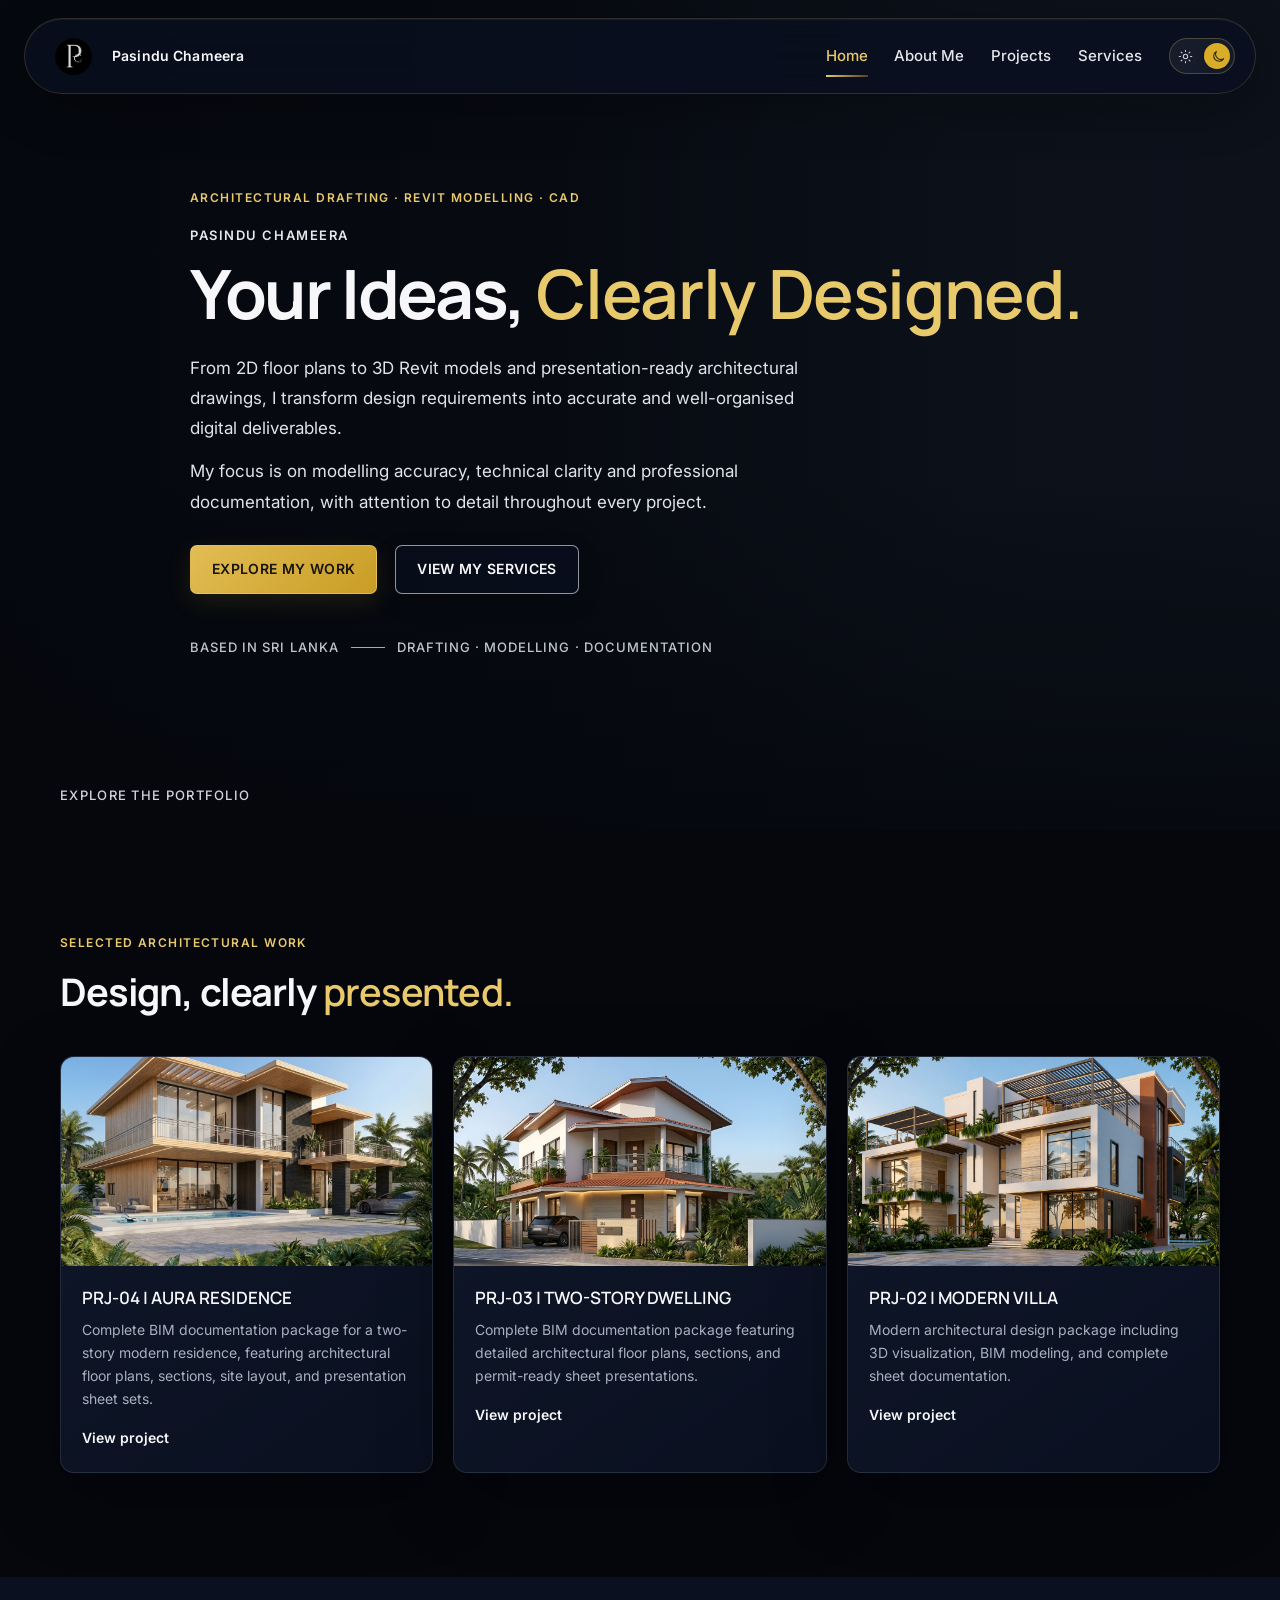
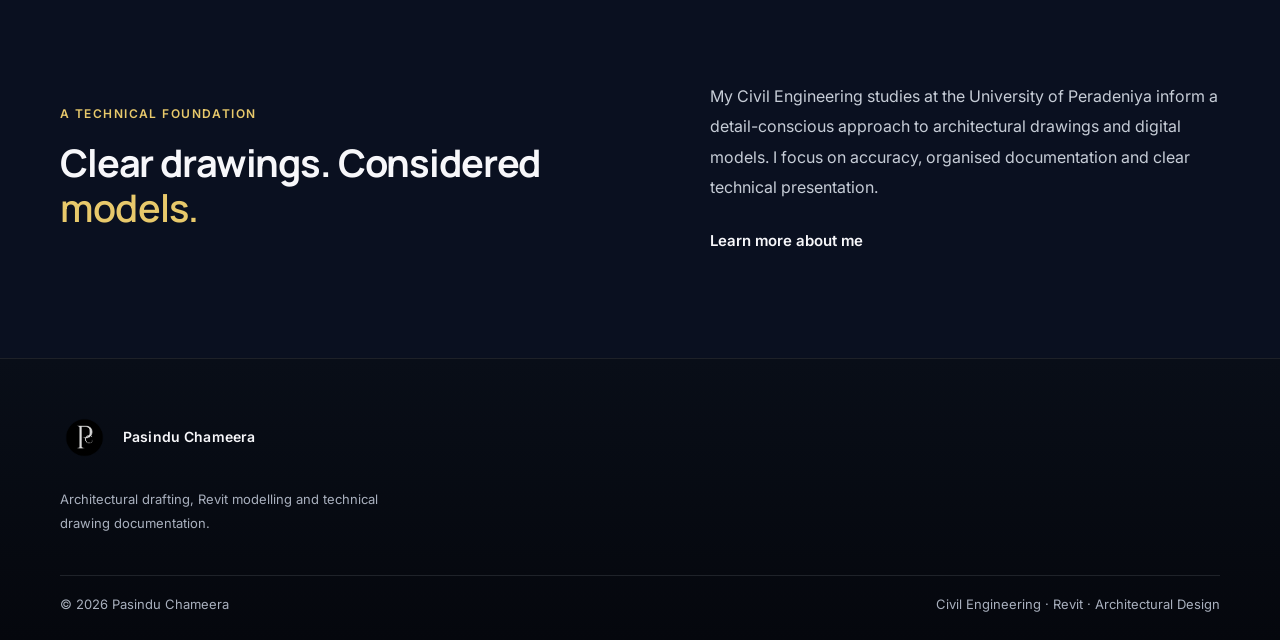
<file: index.html>
<!doctype html>
<html lang="en">
<head>
  <meta charset="utf-8">
  <meta name="viewport" content="width=device-width, initial-scale=1">
  <meta name="theme-color" content="#05070D">

  <script>
    (function(){
      try {
        if(localStorage.getItem('portfolio-theme')==='light'){
          document.documentElement.dataset.theme='light';
          const m=document.querySelector('meta[name="theme-color"]');
          if(m)m.content='#F4F6F8';
        }
      } catch {}
    })();
  </script>

  <meta name="description" content="Architectural drafting, Revit modelling and technical drawing documentation by Pasindu Chameera.">

  <title>Revit & CAD Portfolio | Pasindu Chameera</title>

  <link rel="preconnect" href="https://images.unsplash.com">
  <link rel="preconnect" href="https://fonts.googleapis.com">
  <link rel="preconnect" href="https://fonts.gstatic.com" crossorigin>

  <link href="https://fonts.googleapis.com/css2?family=Inter:wght@400;500;600&family=Manrope:wght@600;700&display=swap" rel="stylesheet">

  <link rel="icon" href="favicon.svg" type="image/svg+xml">
  <link rel="icon" href="favicon.ico" sizes="any">
  <link rel="icon" type="image/png" sizes="48x48" href="favicon-48x48.png">
  <link rel="apple-touch-icon" sizes="180x180" href="apple-touch-icon.png">
  <link rel="icon" type="image/png" sizes="192x192" href="android-chrome-192x192.png">

  <link rel="stylesheet" href="styles.css">

  <script src="script.js" defer></script>
  <script src="assets/projects/projects.js" defer></script>
</head>

<body>

  <a class="skip-link" href="#main">Skip to content</a>

  <!-- HEADER -->
  <header class="site-header">

    <a class="brand" href="index.html" aria-label="Pasindu Chameera home">
      <img src="pc-monogram.png" alt="" class="brand-mark">
      <span><strong>Pasindu Chameera</strong></span>
    </a>

    <button class="menu-toggle" type="button"
      aria-expanded="false"
      aria-controls="primary-nav"
      aria-label="Open navigation">
      <span></span>
      <span></span>
    </button>

    <nav class="primary-nav" id="primary-nav" aria-label="Main navigation">

      <a href="index.html" aria-current="page">Home</a>
      <a href="about.html">About Me</a>
      <a href="projects.html">Projects</a>
      <a href="services.html">Services</a>

      <button class="theme-toggle" type="button"
        data-theme-toggle
        aria-label="Switch to light theme"
        aria-pressed="false">

        <svg class="theme-icon theme-icon-sun"
          viewBox="0 0 24 24" aria-hidden="true">
          <circle cx="12" cy="12" r="3.5"></circle>
          <path d="M12 2v2m0 16v2M4.93 4.93l1.42 1.42m11.3 11.3 1.42 1.42M2 12h2m16 0h2M4.93 19.07l1.42-1.42m11.3-11.3 1.42-1.42"></path>
        </svg>

        <svg class="theme-icon theme-icon-moon"
          viewBox="0 0 24 24" aria-hidden="true">
          <path d="M20.2 15.4A8.5 8.5 0 0 1 8.6 3.8 8.5 8.5 0 1 0 20.2 15.4Z"></path>
        </svg>

        <span class="theme-toggle-thumb" aria-hidden="true"></span>

      </button>

    </nav>
  </header>


  <!-- MAIN CONTENT -->
  <main id="main">

    <!-- HERO SECTION -->
    <section class="home-hero" aria-labelledby="hero-title">

      <div class="hero-shade" aria-hidden="true"></div>

      <div class="hero-content page-width">

        <div class="hero-copy">

          <p class="eyebrow">
            Architectural Drafting · Revit Modelling · CAD
          </p>

          <p class="hero-name">Pasindu Chameera</p>

          <h1 id="hero-title">
            Your Ideas, <em>Clearly Designed.</em>
          </h1>

          <p class="hero-intro">
            From 2D floor plans to 3D Revit models and
            presentation-ready architectural drawings,
            I transform design requirements into accurate
            and well-organised digital deliverables.
          </p>

          <p class="hero-intro hero-intro-followup">
            My focus is on modelling accuracy, technical
            clarity and professional documentation, with
            attention to detail throughout every project.
          </p>

          <div class="hero-actions">
            <a class="button button-bronze" href="projects.html">
              Explore My Work
            </a>

            <a class="button button-quiet" href="services.html">
              View My Services
            </a>
          </div>

          <div class="hero-meta">
            <span>Based in Sri Lanka</span>
            <span class="meta-rule"></span>
            <span>Drafting · Modelling · Documentation</span>
          </div>

        </div>
      </div>

      <a class="hero-scroll" href="#featured">
        Explore the portfolio
      </a>

    </section>


    <!-- FEATURED PROJECTS -->
    <section class="section section-featured" id="featured">

      <div class="page-width">

        <div class="section-heading">
          <div>
            <p class="eyebrow">Selected architectural work</p>
            <h2>Design, clearly <em>presented.</em></h2>
          </div>
        </div>

        <div class="feature-grid"
          data-featured-project-grid
          aria-label="Featured projects">
        </div>

      </div>
    </section>


    <!-- ABOUT PREVIEW -->
    <section class="home-about section section-soft">

      <div class="page-width home-about-inner">

        <div>
          <p class="eyebrow">A technical foundation</p>
          <h2>Clear drawings. Considered <em>models.</em></h2>
        </div>

        <div>

          <p class="body-copy">
            My Civil Engineering studies at the University
            of Peradeniya inform a detail-conscious approach
            to architectural drawings and digital models.
            I focus on accuracy, organised documentation
            and clear technical presentation.
          </p>

          <a class="text-link" href="about.html">
            Learn more about me
          </a>

        </div>
      </div>
    </section>

  </main>


  <!-- CLEAN FOOTER - NO CONTACT OR SOCIAL LINKS -->
  <footer class="site-footer">

    <div class="page-width">

      <div class="footer-main">

        <div>

          <a class="brand footer-brand"
            href="index.html"
            aria-label="Pasindu Chameera home">

            <img src="pc-monogram.png" alt="" class="brand-mark">

            <span><strong>Pasindu Chameera</strong></span>

          </a>

          <p class="footer-description">
            Architectural drafting, Revit modelling and
            technical drawing documentation.
          </p>

        </div>

      </div>

      <div class="footer-bottom">

        <p>
          © <span id="year"></span> Pasindu Chameera
        </p>

        <p>
          Civil Engineering · Revit · Architectural Design
        </p>

      </div>

    </div>

  </footer>

</body>
</html>
</file>
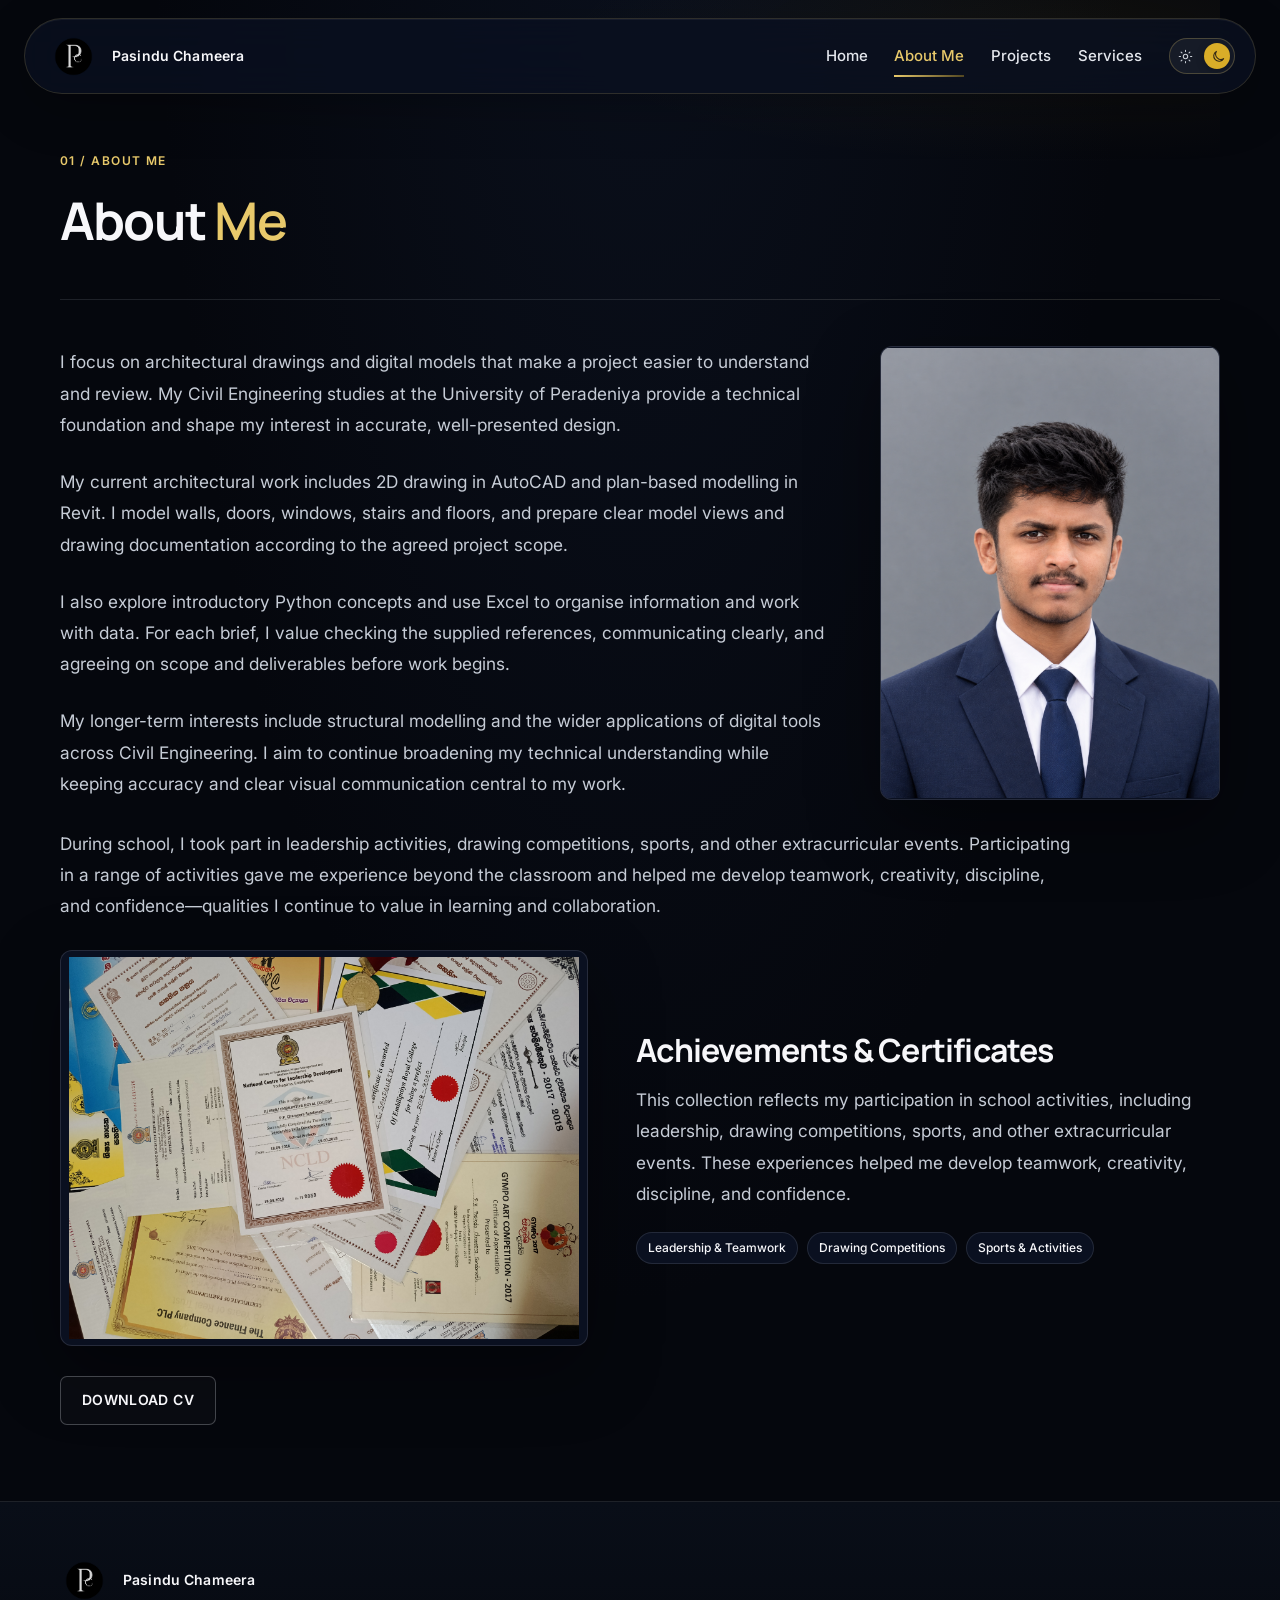
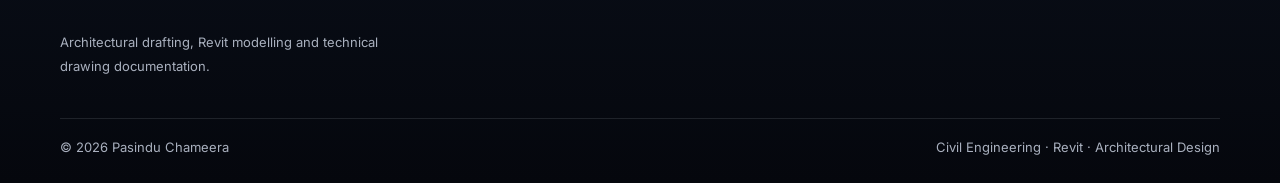
<file: about.html>
<!doctype html>
<html lang="en">
<head>
  <meta charset="utf-8">
  <meta name="viewport" content="width=device-width, initial-scale=1">
  <meta name="theme-color" content="#05070D">

  <script>
    (function(){
      try {
        if(localStorage.getItem('portfolio-theme')==='light'){
          document.documentElement.dataset.theme='light';
          const m=document.querySelector('meta[name="theme-color"]');
          if(m)m.content='#F4F6F8';
        }
      } catch {}
    })();
  </script>

  <meta name="description" content="About Pasindu Chameera, Civil Engineering undergraduate specialising in architectural drafting, Revit modelling and technical drawing documentation.">

  <title>About Me | Pasindu Chameera</title>

  <link rel="preconnect" href="https://fonts.googleapis.com">
  <link rel="preconnect" href="https://fonts.gstatic.com" crossorigin>
  <link href="https://fonts.googleapis.com/css2?family=Inter:wght@400;500;600&family=Manrope:wght@600;700&display=swap" rel="stylesheet">

  <link rel="icon" href="favicon.svg" type="image/svg+xml">
  <link rel="icon" href="favicon.ico" sizes="any">
  <link rel="icon" type="image/png" sizes="48x48" href="favicon-48x48.png">
  <link rel="apple-touch-icon" sizes="180x180" href="apple-touch-icon.png">
  <link rel="icon" type="image/png" sizes="192x192" href="android-chrome-192x192.png">

  <link rel="stylesheet" href="styles.css">
  <script src="script.js" defer></script>
</head>

<body>

  <a class="skip-link" href="#main">Skip to content</a>

  <!-- HEADER -->
  <header class="site-header">

    <a class="brand" href="index.html" aria-label="Pasindu Chameera home">
      <img src="pc-monogram.png" alt="" class="brand-mark">
      <span><strong>Pasindu Chameera</strong></span>
    </a>

    <button class="menu-toggle" type="button"
      aria-expanded="false"
      aria-controls="primary-nav"
      aria-label="Open navigation">
      <span></span>
      <span></span>
    </button>

    <nav class="primary-nav" id="primary-nav" aria-label="Main navigation">

      <a href="index.html">Home</a>
      <a href="about.html" aria-current="page">About Me</a>
      <a href="projects.html">Projects</a>
      <a href="services.html">Services</a>

      <button class="theme-toggle" type="button"
        data-theme-toggle
        aria-label="Switch to light theme"
        aria-pressed="false">

        <svg class="theme-icon theme-icon-sun" viewBox="0 0 24 24" aria-hidden="true">
          <circle cx="12" cy="12" r="3.5"></circle>
          <path d="M12 2v2m0 16v2M4.93 4.93l1.42 1.42m11.3 11.3 1.42 1.42M2 12h2m16 0h2M4.93 19.07l1.42-1.42m11.3-11.3 1.42-1.42"></path>
        </svg>

        <svg class="theme-icon theme-icon-moon" viewBox="0 0 24 24" aria-hidden="true">
          <path d="M20.2 15.4A8.5 8.5 0 0 1 8.6 3.8 8.5 8.5 0 1 0 20.2 15.4Z"></path>
        </svg>

        <span class="theme-toggle-thumb" aria-hidden="true"></span>

      </button>

    </nav>
  </header>


  <!-- MAIN CONTENT -->
  <main id="main">

    <section class="page-hero page-width about-page-hero">
      <p class="eyebrow">01 / About Me</p>
      <h1>About <em>Me</em></h1>
    </section>


    <section class="section section-about">

      <div class="page-width">

        <article class="about-article">

          <div class="about-copy about-copy-intro">

            <p class="body-copy">
              I focus on architectural drawings and digital models
              that make a project easier to understand and review.
              My Civil Engineering studies at the University of
              Peradeniya provide a technical foundation and shape
              my interest in accurate, well-presented design.
            </p>

            <p class="body-copy">
              My current architectural work includes 2D drawing
              in AutoCAD and plan-based modelling in Revit.
              I model walls, doors, windows, stairs and floors,
              and prepare clear model views and drawing
              documentation according to the agreed project scope.
            </p>

            <p class="body-copy">
              I also explore introductory Python concepts and
              use Excel to organise information and work with data.
              For each brief, I value checking the supplied references,
              communicating clearly, and agreeing on scope and
              deliverables before work begins.
            </p>

            <p class="body-copy">
              My longer-term interests include structural modelling
              and the wider applications of digital tools across
              Civil Engineering. I aim to continue broadening my
              technical understanding while keeping accuracy and
              clear visual communication central to my work.
            </p>

          </div>


          <figure class="profile-frame">
            <img src="assets/pasindu-profile.png"
              alt="Portrait of Pasindu Chameera"
              loading="lazy">
          </figure>


          <div class="about-copy about-copy-middle">

            <p class="body-copy">
              During school, I took part in leadership activities,
              drawing competitions, sports, and other extracurricular
              events. Participating in a range of activities gave me
              experience beyond the classroom and helped me develop
              teamwork, creativity, discipline, and confidence—qualities
              I continue to value in learning and collaboration.
            </p>

          </div>


          <div class="about-certificate-section">

            <figure class="certificate-frame">
              <img src="assets/certificate-collection.jpg"
                alt="Photograph of Pasindu’s school certificates and participation documents"
                loading="lazy">
            </figure>

            <div class="about-certificate-copy">

              <h2>Achievements &amp; Certificates</h2>

              <p class="body-copy">
                This collection reflects my participation in school
                activities, including leadership, drawing competitions,
                sports, and other extracurricular events. These
                experiences helped me develop teamwork, creativity,
                discipline, and confidence.
              </p>

              <ul class="certificate-highlights" aria-label="School activities">
                <li>Leadership &amp; Teamwork</li>
                <li>Drawing Competitions</li>
                <li>Sports &amp; Activities</li>
              </ul>

            </div>
          </div>


          <div class="about-actions">
            <a class="button button-outline"
              href="Pasindu_Chameera_CV.pdf"
              download="Pasindu_Chameera_CV.pdf">
              Download CV
            </a>
          </div>

        </article>

      </div>
    </section>

  </main>


  <!-- CLEAN FOOTER -->
  <footer class="site-footer">

    <div class="page-width">

      <div class="footer-main">

        <div>

          <a class="brand footer-brand"
            href="index.html"
            aria-label="Pasindu Chameera home">

            <img src="pc-monogram.png" alt="" class="brand-mark">
            <span><strong>Pasindu Chameera</strong></span>

          </a>

          <p class="footer-description">
            Architectural drafting, Revit modelling and
            technical drawing documentation.
          </p>

        </div>

      </div>

      <div class="footer-bottom">

        <p>
          © <span id="year"></span> Pasindu Chameera
        </p>

        <p>
          Civil Engineering · Revit · Architectural Design
        </p>

      </div>

    </div>

  </footer>

</body>
</html>
</file>
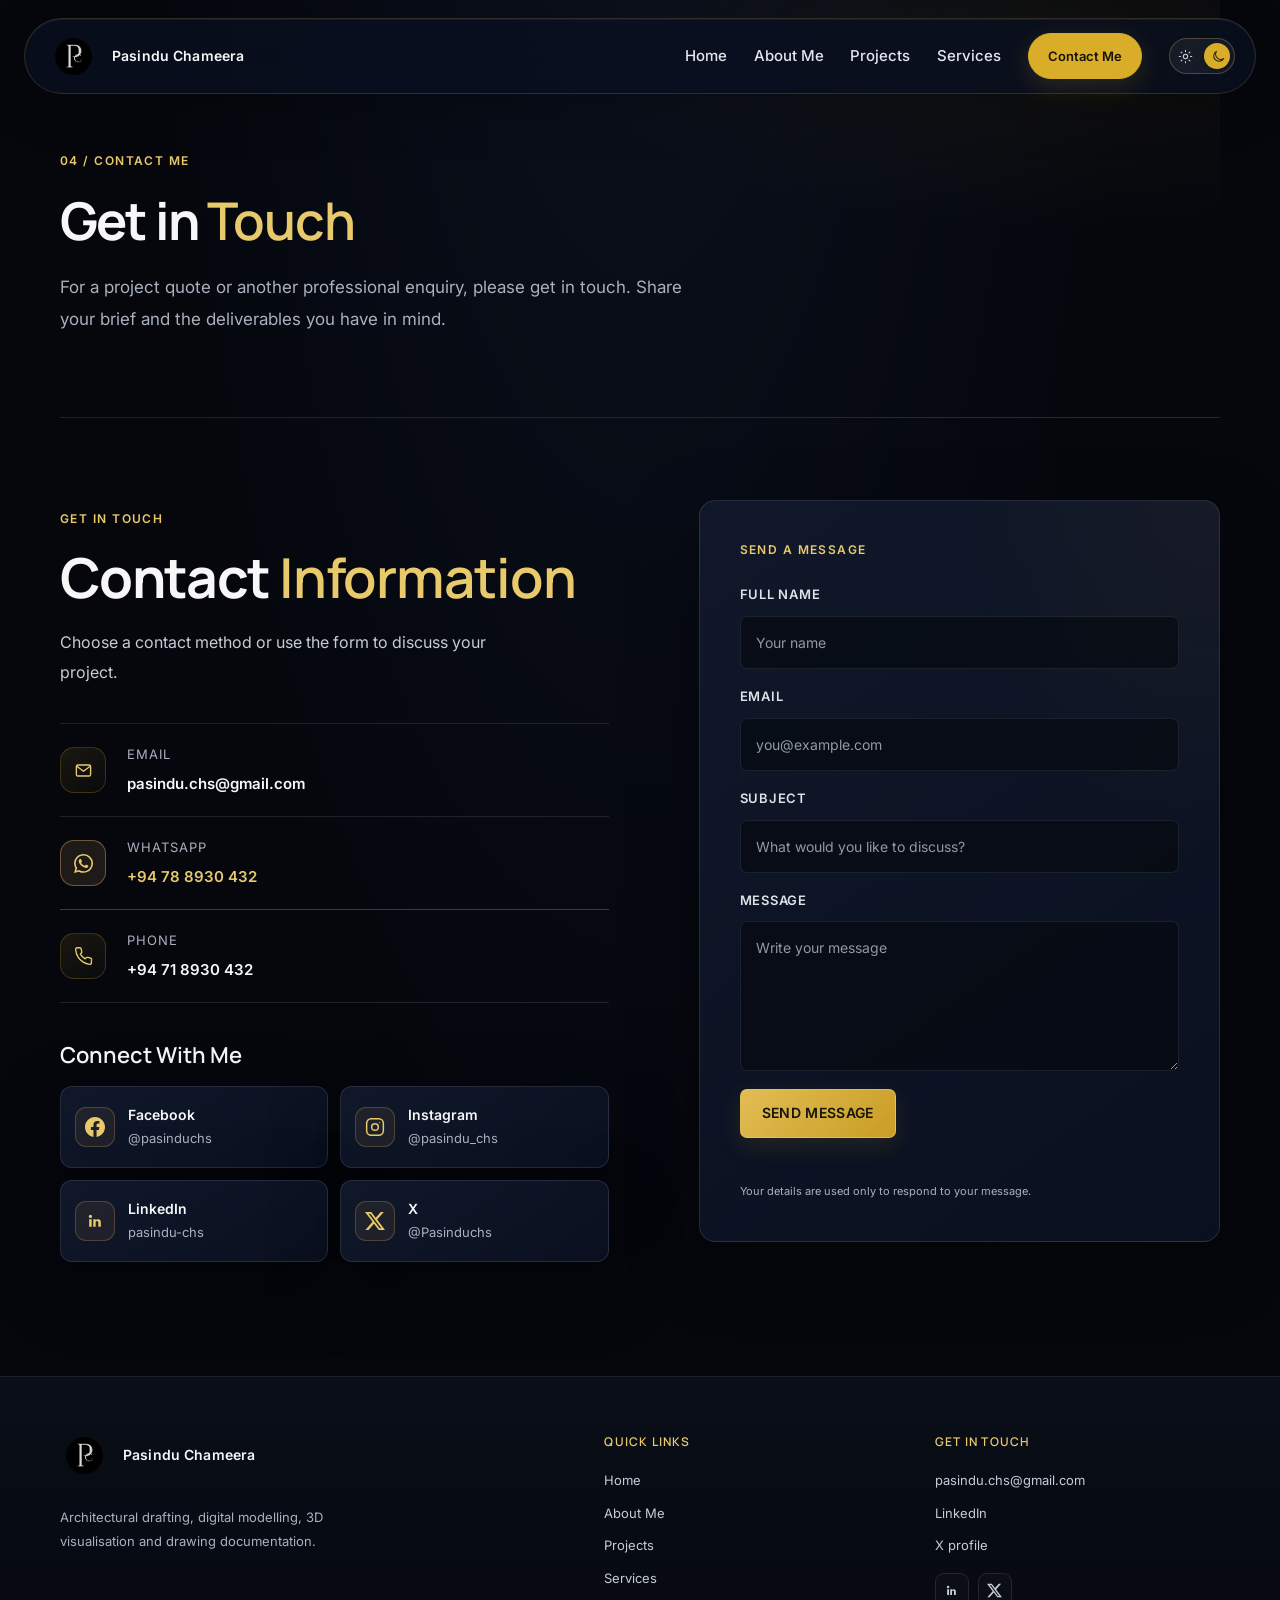
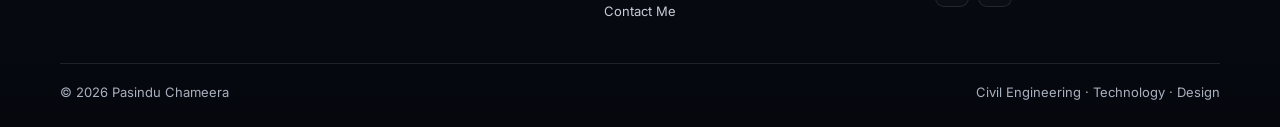
<file: contact.html>
<!doctype html>
<html lang="en"><head>
  <meta charset="utf-8"><meta name="viewport" content="width=device-width, initial-scale=1"><meta name="theme-color" content="#05070D"><script>(function(){try{if(localStorage.getItem('portfolio-theme')==='light'){document.documentElement.dataset.theme='light';const m=document.querySelector('meta[name="theme-color"]');if(m)m.content='#F4F6F8'}}catch{}})();</script>
  <meta name="description" content="Contact Pasindu Chameera about architectural drafting, digital modelling, project quotes, and professional connections."><title>Contact Me | Pasindu Chameera</title>
  <link rel="preconnect" href="https://fonts.googleapis.com"><link rel="preconnect" href="https://fonts.gstatic.com" crossorigin><link href="https://fonts.googleapis.com/css2?family=Inter:wght@400;500;600&family=Manrope:wght@600;700&display=swap" rel="stylesheet">
  <link rel="icon" href="favicon.svg" type="image/svg+xml">
  <link rel="icon" href="favicon.ico" sizes="any">
  <link rel="icon" type="image/png" sizes="48x48" href="favicon-48x48.png">
  <link rel="apple-touch-icon" sizes="180x180" href="apple-touch-icon.png">
  <link rel="icon" type="image/png" sizes="192x192" href="android-chrome-192x192.png">
  <link rel="stylesheet" href="styles.css"><script src="script.js" defer></script>
</head><body><a class="skip-link" href="#main">Skip to content</a>
  <header class="site-header"><a class="brand" href="index.html" aria-label="Pasindu Chameera home"><img src="pc-monogram.png" alt="" class="brand-mark"><span><strong>Pasindu Chameera</strong></span></a><button class="menu-toggle" type="button" aria-expanded="false" aria-controls="primary-nav" aria-label="Open navigation"><span></span><span></span></button><nav class="primary-nav" id="primary-nav" aria-label="Main navigation"><a href="index.html">Home</a><a href="about.html">About Me</a><a href="projects.html">Projects</a><a href="services.html">Services</a><a class="nav-contact" href="contact.html" aria-current="page">Contact Me</a><button class="theme-toggle" type="button" data-theme-toggle aria-label="Switch to light theme" aria-pressed="false">
  <svg class="theme-icon theme-icon-sun" viewBox="0 0 24 24" aria-hidden="true"><circle cx="12" cy="12" r="3.5"></circle><path d="M12 2v2m0 16v2M4.93 4.93l1.42 1.42m11.3 11.3 1.42 1.42M2 12h2m16 0h2M4.93 19.07l1.42-1.42m11.3-11.3 1.42-1.42"></path></svg>
  <svg class="theme-icon theme-icon-moon" viewBox="0 0 24 24" aria-hidden="true"><path d="M20.2 15.4A8.5 8.5 0 0 1 8.6 3.8 8.5 8.5 0 1 0 20.2 15.4Z"></path></svg>
  <span class="theme-toggle-thumb" aria-hidden="true"></span>
</button></nav></header>
  <main id="main"><section class="page-hero page-width"><p class="eyebrow">04 / Contact Me</p><h1>Get in <em>Touch</em></h1><p class="page-lead">For a project quote or another professional enquiry, please get in touch. Share your brief and the deliverables you have in mind.</p></section>
    <section class="section contact-section"><div class="page-width contact-layout"><div class="contact-information"><p class="eyebrow">Get in touch</p><h2>Contact <em>Information</em></h2><p class="body-copy">Choose a contact method or use the form to discuss your project.</p>
      <div class="contact-list">
        <a class="contact-row" href="mailto:pasindu.chs@gmail.com"><span class="contact-icon" aria-hidden="true"><svg viewBox="0 0 24 24"><rect x="3" y="5" width="18" height="14" rx="2"></rect><path d="m4 7 8 6 8-6"></path></svg></span><span><small>Email</small><strong>pasindu.chs@gmail.com</strong></span></a>
        <a class="contact-row whatsapp-primary" href="https://wa.me/94788930432" target="_blank" rel="noopener noreferrer" aria-label="Message Pasindu on WhatsApp at +94 78 8930 432"><span class="contact-icon whatsapp-icon" aria-hidden="true"><svg viewBox="0 0 24 24"><path d="M20.52 3.48A11.86 11.86 0 0 0 12.08 0C5.5 0 .15 5.35.15 11.93c0 2.1.55 4.16 1.59 5.97L0 24l6.25-1.64a11.9 11.9 0 0 0 5.82 1.48h.01c6.58 0 11.93-5.35 11.93-11.93a11.86 11.86 0 0 0-3.49-8.43ZM12.08 21.8a9.88 9.88 0 0 1-5.03-1.37l-.36-.21-3.71.97.99-3.61-.23-.37a9.88 9.88 0 0 1-1.52-5.28c0-5.45 4.43-9.88 9.88-9.88a9.82 9.82 0 0 1 6.99 2.9 9.82 9.82 0 0 1 2.89 6.99c0 5.45-4.43 9.88-9.89 9.88Zm5.42-7.4c-.3-.15-1.76-.87-2.03-.97-.27-.1-.47-.15-.67.15-.2.3-.77.97-.95 1.17-.18.2-.35.22-.65.07-.3-.15-1.26-.46-2.4-1.47-.89-.8-1.49-1.78-1.67-2.08-.17-.3-.02-.46.13-.61.13-.13.3-.35.45-.52.15-.18.2-.3.3-.5.1-.2.05-.38-.03-.53-.08-.15-.67-1.62-.92-2.22-.24-.58-.49-.5-.67-.51h-.57c-.2 0-.52.08-.79.38-.27.3-1.04 1.02-1.04 2.49s1.07 2.89 1.22 3.09c.15.2 2.1 3.2 5.09 4.49.71.31 1.27.5 1.7.64.71.23 1.36.2 1.87.12.57-.09 1.76-.72 2.01-1.42.25-.7.25-1.29.17-1.42-.07-.12-.27-.2-.57-.35Z"></path></svg></span><span><small>WhatsApp</small><strong>+94 78 8930 432</strong></span></a>
        <a class="contact-row phone-contact" href="tel:+94718930432" aria-label="Call Pasindu at +94 71 8930 432"><span class="contact-icon" aria-hidden="true"><svg viewBox="0 0 24 24"><path d="M22 16.92v3a2 2 0 0 1-2.18 2A19.8 19.8 0 0 1 11.2 18.8a19.5 19.5 0 0 1-6-6A19.8 19.8 0 0 1 2.1 3.18 2 2 0 0 1 4.09 1h3a2 2 0 0 1 2 1.72c.12.96.36 1.9.7 2.8a2 2 0 0 1-.45 2.11L8.07 8.9a16 16 0 0 0 6 6l1.27-1.27a2 2 0 0 1 2.11-.45c.9.34 1.84.58 2.8.7A2 2 0 0 1 22 16.92Z"></path></svg></span><span><small>Phone</small><strong>+94 71 8930 432</strong></span></a>
      </div>
      <section class="social-profiles" aria-labelledby="social-profiles-title"><h3 id="social-profiles-title">Connect With Me</h3><div class="social-grid">
        <a class="social-card" href="https://www.facebook.com/pasinduchs" target="_blank" rel="noopener noreferrer" aria-label="Facebook profile, @pasinduchs"><span class="social-card-icon" aria-hidden="true"><svg viewBox="0 0 24 24"><path d="M24 12.073C24 5.405 18.627 0 12 0S0 5.405 0 12.073c0 6.019 4.388 11.001 10.125 11.854v-8.385H7.078v-3.469h3.047V9.43c0-3.022 1.791-4.695 4.533-4.695 1.312 0 2.686.236 2.686.236v2.953h-1.513c-1.491 0-1.956.931-1.956 1.887v2.262h3.328l-.532 3.469h-2.796v8.385C19.612 23.074 24 18.092 24 12.073Z"></path></svg></span><span class="social-card-copy"><strong>Facebook</strong><span>@pasinduchs</span></span></a>
        <a class="social-card" href="https://www.instagram.com/pasindu_chs" target="_blank" rel="noopener noreferrer" aria-label="Instagram profile, @pasindu_chs"><span class="social-card-icon" aria-hidden="true"><svg viewBox="0 0 24 24"><path class="icon-outline" d="M7.5 2h9A5.5 5.5 0 0 1 22 7.5v9a5.5 5.5 0 0 1-5.5 5.5h-9A5.5 5.5 0 0 1 2 16.5v-9A5.5 5.5 0 0 1 7.5 2Z"></path><circle class="icon-outline" cx="12" cy="12" r="4"></circle><circle cx="17.6" cy="6.7" r=".8" fill="currentColor" stroke="none"></circle></svg></span><span class="social-card-copy"><strong>Instagram</strong><span>@pasindu_chs</span></span></a>
        <a class="social-card" href="https://www.linkedin.com/in/pasindu-chs" target="_blank" rel="noopener noreferrer" aria-label="LinkedIn profile, pasindu-chs"><span class="social-card-icon" aria-hidden="true"><svg viewBox="0 0 24 24"><path d="M6.5 8.5a2 2 0 1 0 0-4 2 2 0 0 0 0 4ZM5 10h3v9H5zM10 10h2.9v1.2c.5-.8 1.5-1.4 2.9-1.4 2.7 0 3.2 1.8 3.2 4.1V19h-3v-4.5c0-1.1 0-2.4-1.5-2.4s-1.7 1.2-1.7 2.3V19h-3z"></path></svg></span><span class="social-card-copy"><strong>LinkedIn</strong><span>pasindu-chs</span></span></a>
        <a class="social-card" href="https://x.com/Pasinduchs" target="_blank" rel="noopener noreferrer" aria-label="X profile, @Pasinduchs"><span class="social-card-icon" aria-hidden="true"><svg viewBox="0 0 24 24"><path d="M18.901 1.153h3.68l-8.04 9.19L24 22.847h-7.406l-5.8-7.584-6.64 7.584H.47l8.6-9.83L0 1.154h7.594l5.243 6.93 6.064-6.93Zm-1.29 19.49h2.039L6.486 3.26h-2.19l13.315 17.383Z"></path></svg></span><span class="social-card-copy"><strong>X</strong><span>@Pasinduchs</span></span></a>
      </div></section>
    </div><form class="contact-form" id="contact-form" method="post" action="https://formspree.io/f/mjygreng" aria-describedby="form-status"><p class="eyebrow">Send a message</p><label for="contact-name">Full name</label><input id="contact-name" name="name" autocomplete="name" placeholder="Your name" required><label for="contact-email">Email</label><input id="contact-email" name="email" type="email" autocomplete="email" placeholder="you@example.com" required><label for="contact-subject">Subject</label><input id="contact-subject" name="_subject" placeholder="What would you like to discuss?" required><label for="contact-message">Message</label><textarea id="contact-message" name="message" rows="5" placeholder="Write your message" required></textarea><button class="button button-bronze" type="submit"><span class="button-label">Send Message</span><span class="button-spinner" aria-hidden="true"></span></button><p class="form-status" id="form-status" role="status" aria-live="polite"></p><p class="form-privacy">Your details are used only to respond to your message.</p></form></div></section></main>
  <footer class="site-footer"><div class="page-width"><div class="footer-main">
  <div><a class="brand footer-brand" href="index.html" aria-label="Pasindu Chameera home"><img src="pc-monogram.png" alt="" class="brand-mark"><span><strong>Pasindu Chameera</strong></span></a><p class="footer-description">Architectural drafting, digital modelling, 3D visualisation and drawing documentation.</p></div>
  <div class="footer-col"><h2>Quick links</h2><nav class="footer-links" aria-label="Footer navigation"><a href="index.html">Home</a><a href="about.html">About Me</a><a href="projects.html">Projects</a><a href="services.html">Services</a><a href="contact.html">Contact Me</a></nav></div>
  <div class="footer-col"><h2>Get in touch</h2><div class="footer-contact"><a href="mailto:pasindu.chs@gmail.com">pasindu.chs@gmail.com</a><a href="https://www.linkedin.com/in/pasindu-chs" target="_blank" rel="noopener noreferrer">LinkedIn</a><a href="https://x.com/Pasinduchs" target="_blank" rel="noopener noreferrer">X profile</a></div><div class="social-links"><a href="https://www.linkedin.com/in/pasindu-chs" target="_blank" rel="noopener noreferrer" aria-label="LinkedIn profile"><svg class="footer-brand-icon" viewBox="0 0 24 24" aria-hidden="true"><path d="M6.5 8.5a2 2 0 1 0 0-4 2 2 0 0 0 0 4ZM5 10h3v9H5zM10 10h2.9v1.2c.5-.8 1.5-1.4 2.9-1.4 2.7 0 3.2 1.8 3.2 4.1V19h-3v-4.5c0-1.1 0-2.4-1.5-2.4s-1.7 1.2-1.7 2.3V19h-3z"></path></svg></a><a href="https://x.com/Pasinduchs" target="_blank" rel="noopener noreferrer" aria-label="X profile"><svg class="footer-brand-icon" viewBox="0 0 24 24" aria-hidden="true"><path d="M18.901 1.153h3.68l-8.04 9.19L24 22.847h-7.406l-5.8-7.584-6.64 7.584H.47l8.6-9.83L0 1.154h7.594l5.243 6.93 6.064-6.93Zm-1.29 19.49h2.039L6.486 3.26h-2.19l13.315 17.383Z"></path></svg></a></div></div>
</div><div class="footer-bottom"><p>© <span id="year"></span> Pasindu Chameera</p><p>Civil Engineering · Technology · Design</p></div></div></footer>
</body></html>
</file>
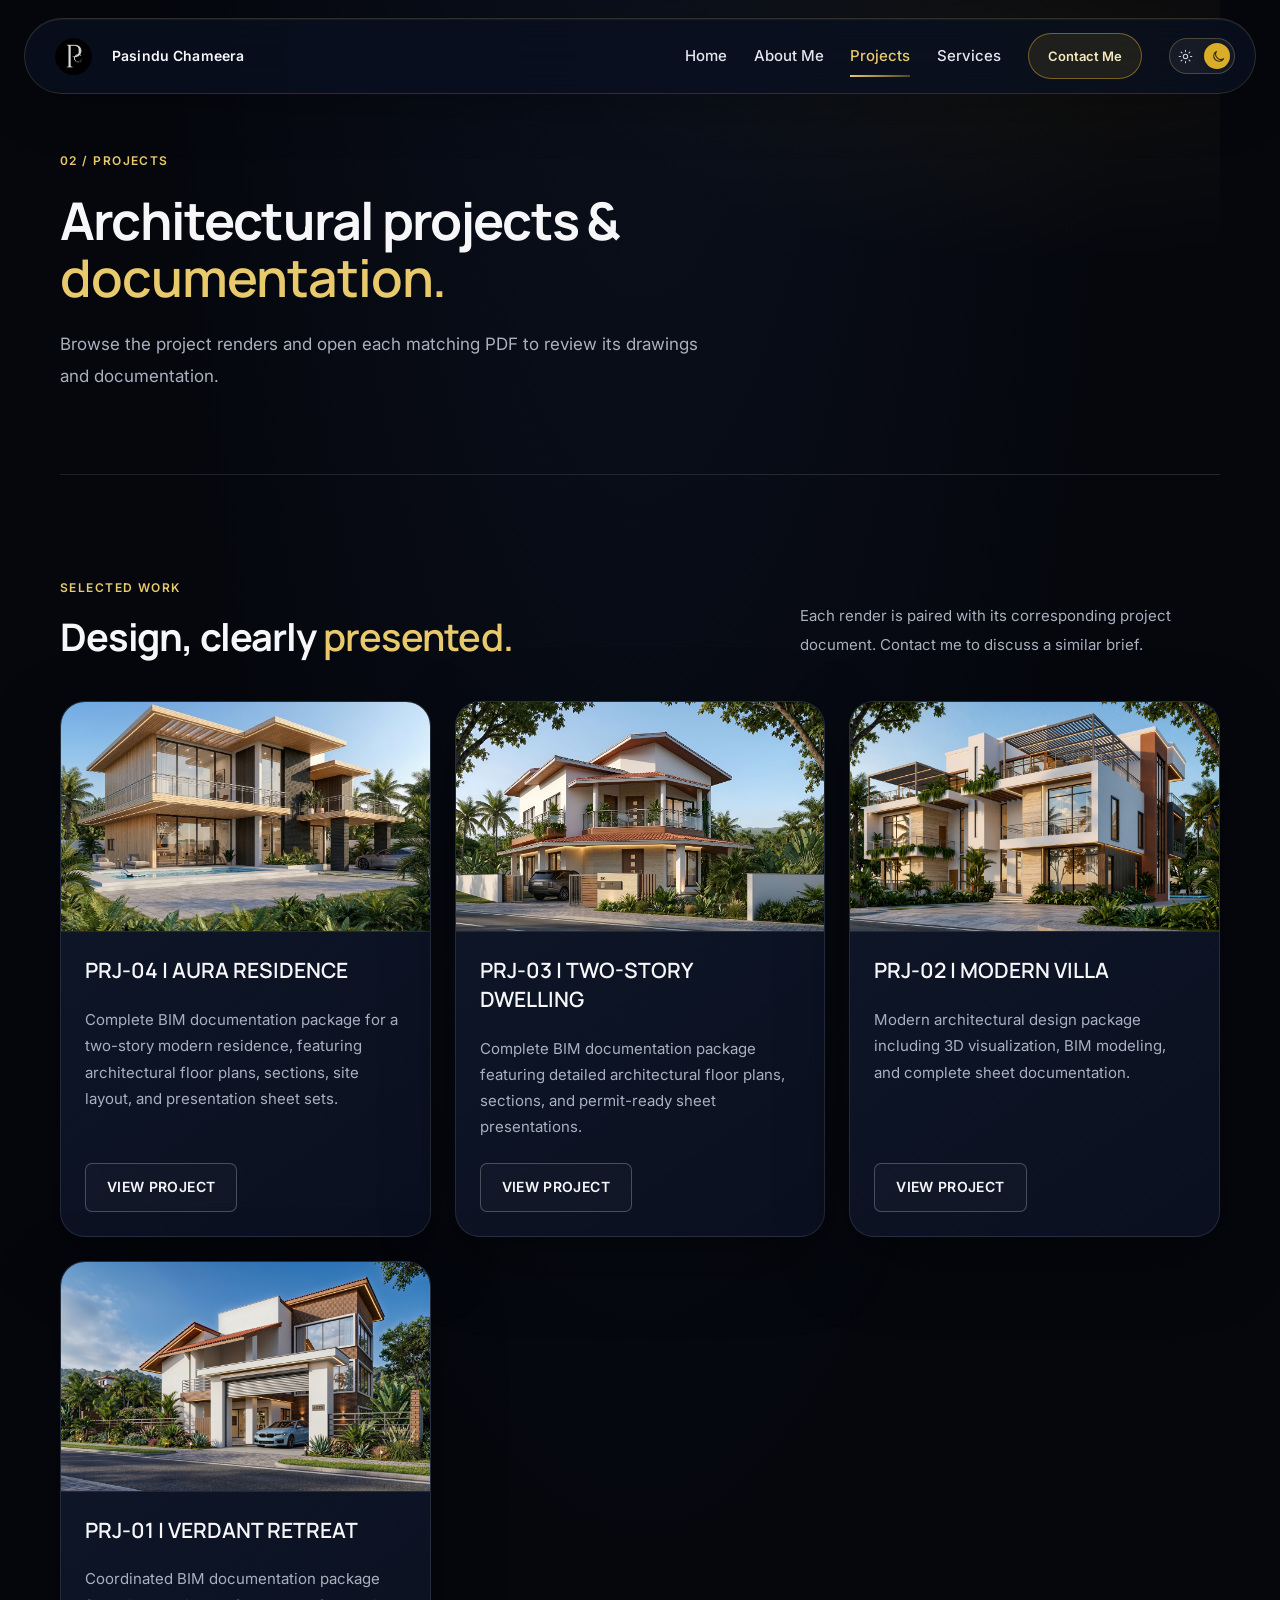
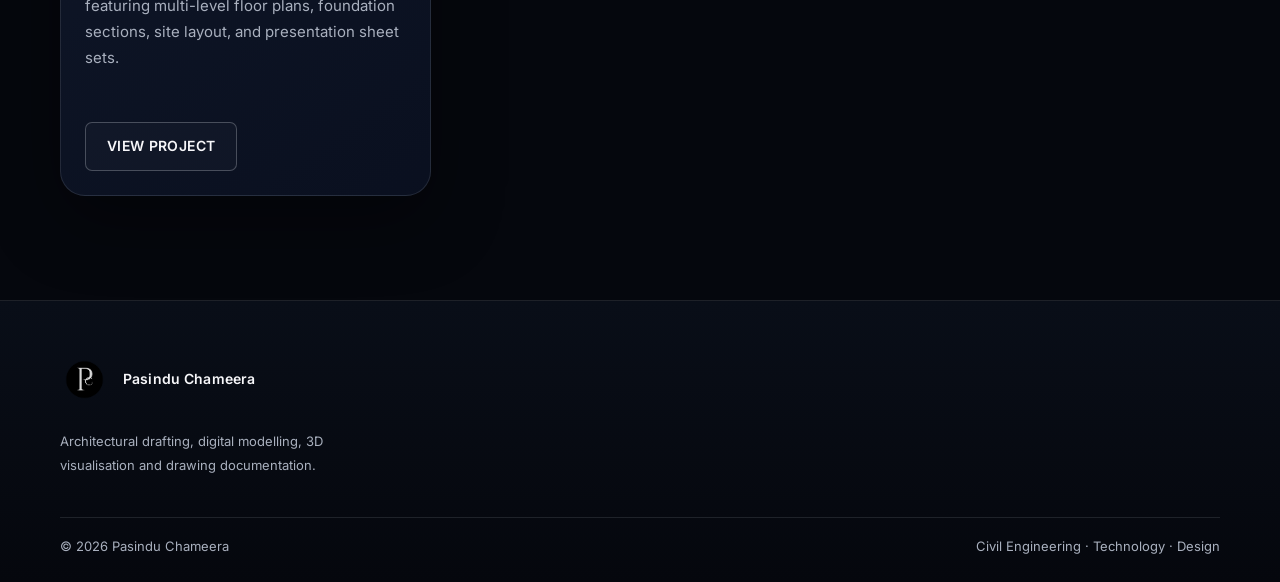
<file: projects.html>
<!doctype html>
<html lang="en">
<head>
  <meta charset="utf-8">
  <meta name="viewport" content="width=device-width, initial-scale=1">
  <meta name="theme-color" content="#05070D">

  <script>
    (function(){
      try {
        if(localStorage.getItem('portfolio-theme')==='light'){
          document.documentElement.dataset.theme='light';
          const m=document.querySelector('meta[name="theme-color"]');
          if(m)m.content='#F4F6F8';
        }
      } catch{}
    })();
  </script>

  <meta name="description" content="Explore architectural project renders and their corresponding drawing documents in Pasindu Chameera’s portfolio.">
  <title>Projects | Pasindu Chameera</title>

  <link rel="preconnect" href="https://fonts.googleapis.com">
  <link rel="preconnect" href="https://fonts.gstatic.com" crossorigin>
  <link href="https://fonts.googleapis.com/css2?family=Inter:wght@400;500;600&family=Manrope:wght@600;700&display=swap" rel="stylesheet">

  <link rel="icon" href="favicon.svg" type="image/svg+xml">
  <link rel="icon" href="favicon.ico" sizes="any">
  <link rel="icon" type="image/png" sizes="48x48" href="favicon-48x48.png">
  <link rel="apple-touch-icon" sizes="180x180" href="apple-touch-icon.png">
  <link rel="icon" type="image/png" sizes="192x192" href="android-chrome-192x192.png">

  <link rel="stylesheet" href="styles.css">
  <script src="script.js" defer></script>
  <script src="assets/projects/projects.js" defer></script>
</head>

<body>

<a class="skip-link" href="#main">Skip to content</a>

<header class="site-header">
  <a class="brand" href="index.html" aria-label="Pasindu Chameera home">
    <img src="pc-monogram.png" alt="" class="brand-mark">
    <span><strong>Pasindu Chameera</strong></span>
  </a>

  <button class="menu-toggle" type="button" aria-expanded="false" aria-controls="primary-nav" aria-label="Open navigation">
    <span></span>
    <span></span>
  </button>

  <nav class="primary-nav" id="primary-nav" aria-label="Main navigation">
    <a href="index.html">Home</a>
    <a href="about.html">About Me</a>
    <a href="projects.html" aria-current="page">Projects</a>
    <a href="services.html">Services</a>
    <a class="nav-contact" href="contact.html">Contact Me</a>

    <button class="theme-toggle" type="button" data-theme-toggle aria-label="Switch to light theme" aria-pressed="false">
      <svg class="theme-icon theme-icon-sun" viewBox="0 0 24 24" aria-hidden="true">
        <circle cx="12" cy="12" r="3.5"></circle>
        <path d="M12 2v2m0 16v2M4.93 4.93l1.42 1.42m11.3 11.3 1.42 1.42M2 12h2m16 0h2M4.93 19.07l1.42-1.42m11.3-11.3 1.42-1.42"></path>
      </svg>

      <svg class="theme-icon theme-icon-moon" viewBox="0 0 24 24" aria-hidden="true">
        <path d="M20.2 15.4A8.5 8.5 0 0 1 8.6 3.8 8.5 8.5 0 1 0 20.2 15.4Z"></path>
      </svg>

      <span class="theme-toggle-thumb" aria-hidden="true"></span>
    </button>
  </nav>
</header>

<main id="main">

  <section class="page-hero page-width">
    <p class="eyebrow">02 / Projects</p>
    <h1>Architectural projects &amp; <em>documentation.</em></h1>
    <p class="page-lead">
      Browse the project renders and open each matching PDF to review its drawings and documentation.
    </p>
  </section>

  <section class="section">
    <div class="page-width">

      <div class="section-heading">
        <div>
          <p class="eyebrow">Selected work</p>
          <h2>Design, clearly <em>presented.</em></h2>
        </div>

        <p class="section-intro">
          Each render is paired with its corresponding project document. Contact me to discuss a similar brief.
        </p>
      </div>

      <div class="project-grid" data-project-grid aria-label="Projects"></div>

    </div>
  </section>

</main>

<footer class="site-footer">
  <div class="page-width">

    <div class="footer-main">

      <div>
        <a class="brand footer-brand" href="index.html" aria-label="Pasindu Chameera home">
          <img src="pc-monogram.png" alt="" class="brand-mark">
          <span><strong>Pasindu Chameera</strong></span>
        </a>

        <p class="footer-description">
          Architectural drafting, digital modelling, 3D visualisation and drawing documentation.
        </p>
      </div>

    </div>

    <div class="footer-bottom">
      <p>© <span id="year"></span> Pasindu Chameera</p>
      <p>Civil Engineering · Technology · Design</p>
    </div>

  </div>
</footer>

</body>
</html>
</file>
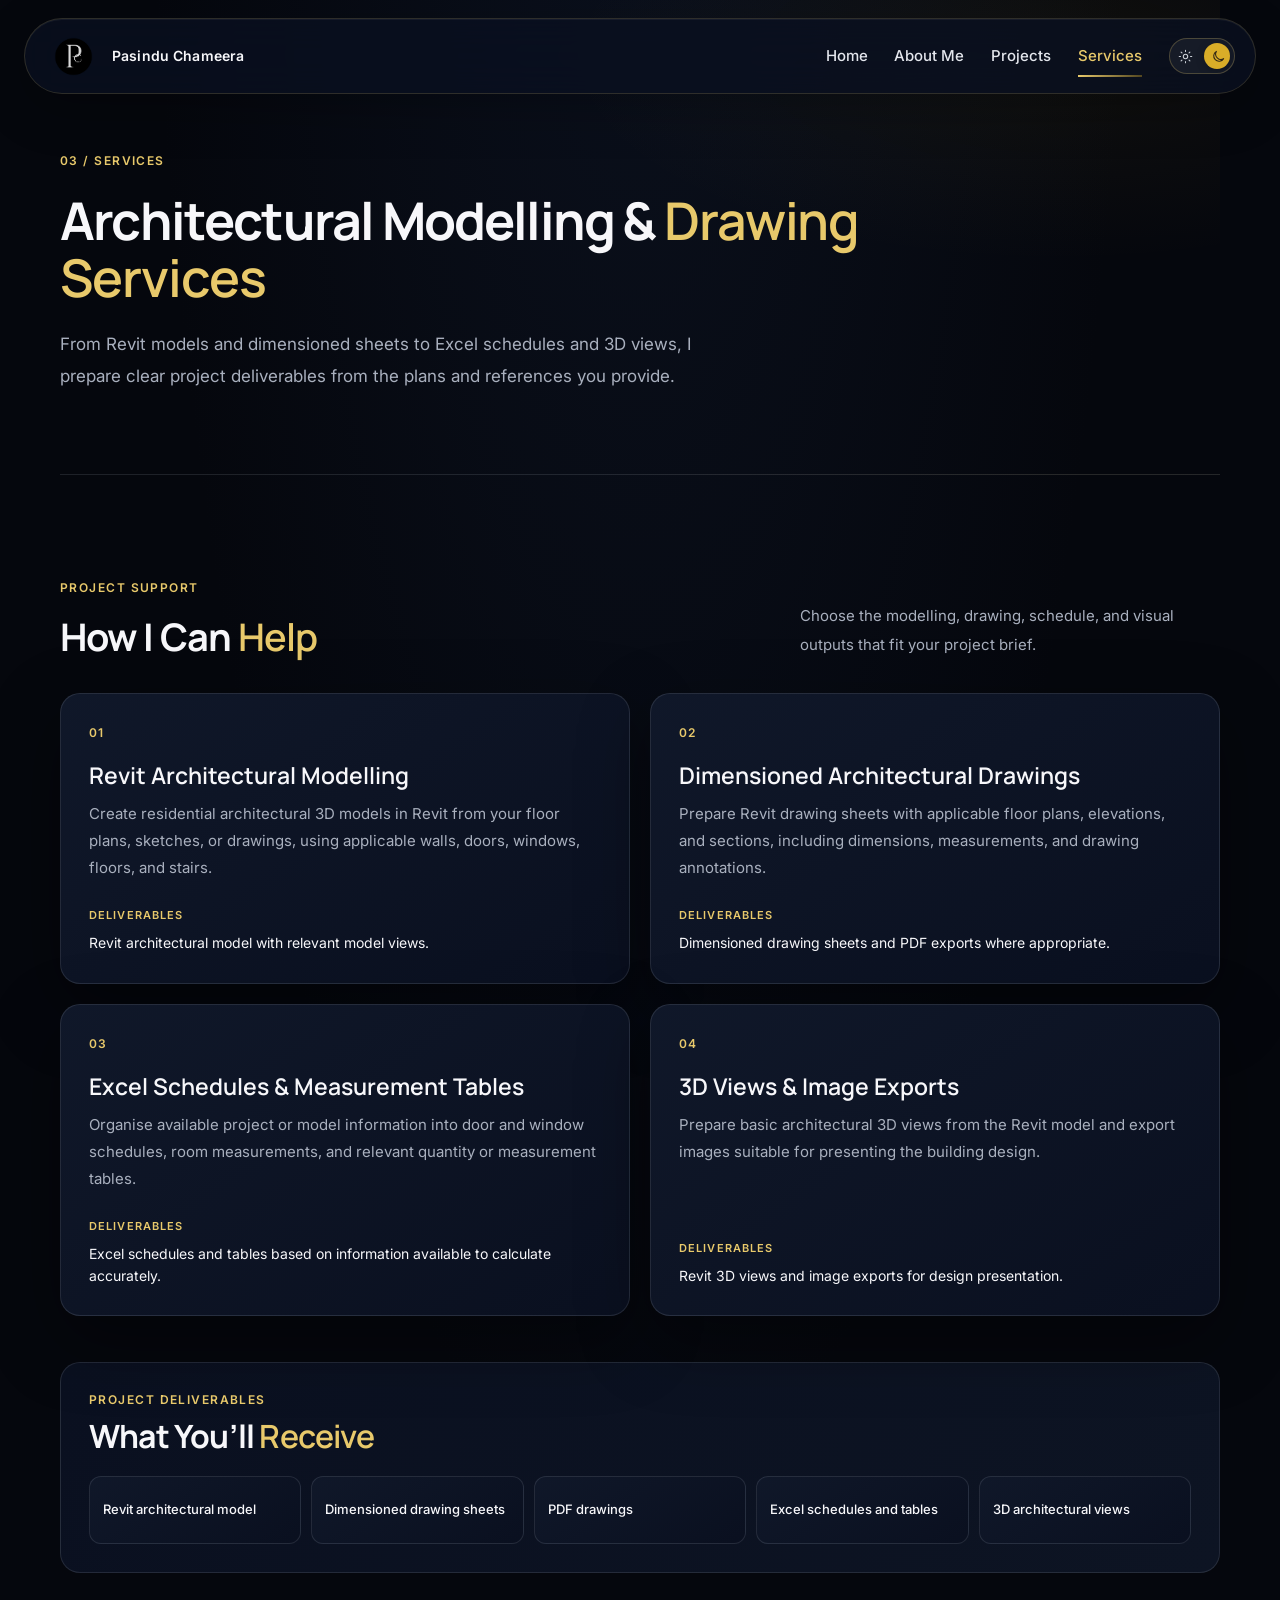
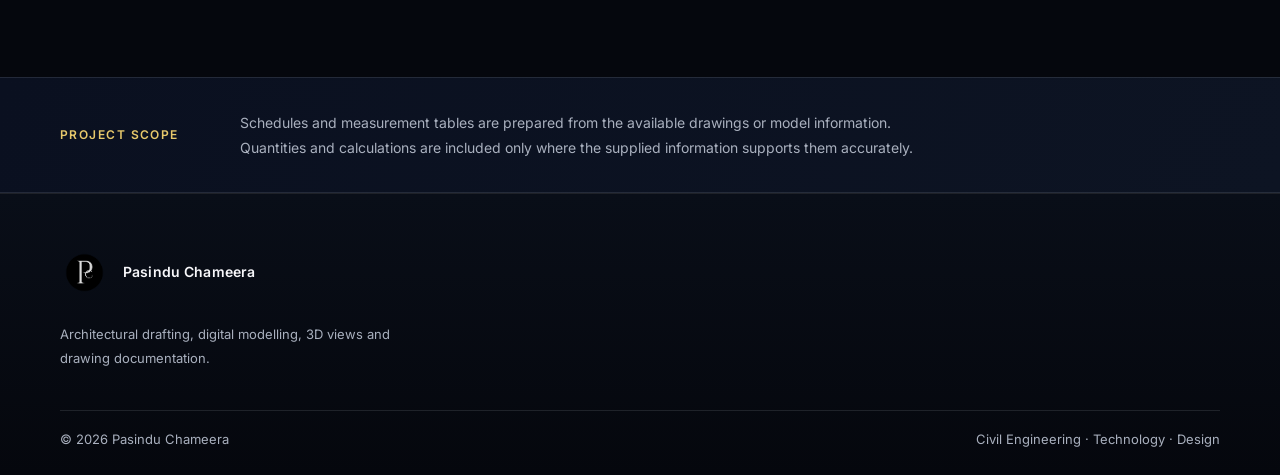
<file: services.html>
<!doctype html>
<html lang="en">
<head>
  <meta charset="utf-8">
  <meta name="viewport" content="width=device-width, initial-scale=1">
  <meta name="theme-color" content="#05070D">
  <script>
    (function(){
      try {
        if(localStorage.getItem('portfolio-theme')==='light'){
          document.documentElement.dataset.theme='light';
          const m=document.querySelector('meta[name="theme-color"]');
          if(m)m.content='#F4F6F8';
        }
      } catch {}
    })();
  </script>
  <meta name="description" content="Revit architectural modelling, dimensioned drawings, Excel schedules, measurement tables, and 3D views by Pasindu Chameera.">
  <title>Architectural Services | Pasindu Chameera</title>

  <link rel="preconnect" href="https://fonts.googleapis.com">
  <link rel="preconnect" href="https://fonts.gstatic.com" crossorigin>
  <link href="https://fonts.googleapis.com/css2?family=Inter:wght@400;500;600&family=Manrope:wght@600;700&display=swap" rel="stylesheet">

  <link rel="icon" href="favicon.svg" type="image/svg+xml">
  <link rel="icon" href="favicon.ico" sizes="any">
  <link rel="icon" type="image/png" sizes="48x48" href="favicon-48x48.png">
  <link rel="apple-touch-icon" sizes="180x180" href="apple-touch-icon.png">
  <link rel="icon" type="image/png" sizes="192x192" href="android-chrome-192x192.png">

  <link rel="stylesheet" href="styles.css">
  <script src="script.js" defer></script>
</head>

<body>
  <a class="skip-link" href="#main">Skip to content</a>

  <header class="site-header">
    <a class="brand" href="index.html" aria-label="Pasindu Chameera home">
      <img src="pc-monogram.png" alt="" class="brand-mark">
      <span><strong>Pasindu Chameera</strong></span>
    </a>

    <button class="menu-toggle" type="button" aria-expanded="false" aria-controls="primary-nav" aria-label="Open navigation">
      <span></span>
      <span></span>
    </button>

    <nav class="primary-nav" id="primary-nav" aria-label="Main navigation">
      <a href="index.html">Home</a>
      <a href="about.html">About Me</a>
      <a href="projects.html">Projects</a>
      <a href="services.html" aria-current="page">Services</a>

      <button class="theme-toggle" type="button" data-theme-toggle aria-label="Switch to light theme" aria-pressed="false">
        <svg class="theme-icon theme-icon-sun" viewBox="0 0 24 24" aria-hidden="true">
          <circle cx="12" cy="12" r="3.5"></circle>
          <path d="M12 2v2m0 16v2M4.93 4.93l1.42 1.42m11.3 11.3 1.42 1.42M2 12h2m16 0h2M4.93 19.07l1.42-1.42m11.3-11.3 1.42-1.42"></path>
        </svg>

        <svg class="theme-icon theme-icon-moon" viewBox="0 0 24 24" aria-hidden="true">
          <path d="M20.2 15.4A8.5 8.5 0 0 1 8.6 3.8 8.5 8.5 0 1 0 20.2 15.4Z"></path>
        </svg>

        <span class="theme-toggle-thumb" aria-hidden="true"></span>
      </button>
    </nav>
  </header>

  <main id="main">
    <section class="page-hero page-width services-hero">
      <p class="eyebrow">03 / Services</p>
      <h1>Architectural Modelling &amp; <em>Drawing Services</em></h1>
      <p class="page-lead">
        From Revit models and dimensioned sheets to Excel schedules and 3D views, I prepare clear project deliverables from the plans and references you provide.
      </p>
    </section>

    <section class="section services-section">
      <div class="page-width">

        <div class="services-heading">
          <div>
            <p class="eyebrow">Project support</p>
            <h2>How I Can <em>Help</em></h2>
          </div>

          <p class="section-intro">
            Choose the modelling, drawing, schedule, and visual outputs that fit your project brief.
          </p>
        </div>

        <div class="service-grid">

          <article class="service-card">
            <span class="service-index">01</span>
            <h3>Revit Architectural Modelling</h3>
            <p>
              Create residential architectural 3D models in Revit from your floor plans, sketches, or drawings, using applicable walls, doors, windows, floors, and stairs.
            </p>
            <div class="service-deliverable">
              <span>Deliverables</span>
              <p>Revit architectural model with relevant model views.</p>
            </div>
          </article>

          <article class="service-card">
            <span class="service-index">02</span>
            <h3>Dimensioned Architectural Drawings</h3>
            <p>
              Prepare Revit drawing sheets with applicable floor plans, elevations, and sections, including dimensions, measurements, and drawing annotations.
            </p>
            <div class="service-deliverable">
              <span>Deliverables</span>
              <p>Dimensioned drawing sheets and PDF exports where appropriate.</p>
            </div>
          </article>

          <article class="service-card">
            <span class="service-index">03</span>
            <h3>Excel Schedules &amp; Measurement Tables</h3>
            <p>
              Organise available project or model information into door and window schedules, room measurements, and relevant quantity or measurement tables.
            </p>
            <div class="service-deliverable">
              <span>Deliverables</span>
              <p>Excel schedules and tables based on information available to calculate accurately.</p>
            </div>
          </article>

          <article class="service-card">
            <span class="service-index">04</span>
            <h3>3D Views &amp; Image Exports</h3>
            <p>
              Prepare basic architectural 3D views from the Revit model and export images suitable for presenting the building design.
            </p>
            <div class="service-deliverable">
              <span>Deliverables</span>
              <p>Revit 3D views and image exports for design presentation.</p>
            </div>
          </article>

        </div>

        <section class="service-outputs" aria-labelledby="service-outputs-title">
          <div class="service-outputs-heading">
            <p class="eyebrow">Project deliverables</p>
            <h2 id="service-outputs-title">What You’ll <em>Receive</em></h2>
          </div>

          <ul class="service-output-grid">
            <li>Revit architectural model</li>
            <li>Dimensioned drawing sheets</li>
            <li>PDF drawings</li>
            <li>Excel schedules and tables</li>
            <li>3D architectural views</li>
          </ul>
        </section>

      </div>
    </section>

    <section class="scope-band">
      <div class="page-width scope-inner">
        <p class="eyebrow">Project scope</p>
        <p>
          Schedules and measurement tables are prepared from the available drawings or model information. Quantities and calculations are included only where the supplied information supports them accurately.
        </p>
      </div>
    </section>
  </main>

  <footer class="site-footer">
    <div class="page-width">
      <div class="footer-main">
        <div>
          <a class="brand footer-brand" href="index.html" aria-label="Pasindu Chameera home">
            <img src="pc-monogram.png" alt="" class="brand-mark">
            <span><strong>Pasindu Chameera</strong></span>
          </a>

          <p class="footer-description">
            Architectural drafting, digital modelling, 3D views and drawing documentation.
          </p>
        </div>
      </div>

      <div class="footer-bottom">
        <p>© <span id="year"></span> Pasindu Chameera</p>
        <p>Civil Engineering · Technology · Design</p>
      </div>
    </div>
  </footer>

</body>
</html>
</file>
<file: styles.css>
:root {
  color-scheme: dark;
  --bg: #05070d;
  --panel: #0a1020;
  --panel-raised: #10182a;
  --text: #f7f7fa;
  --muted: #a9b0be;
  --line: rgba(233, 239, 249, .11);
  --gold: #d9ad28;
  --gold-soft: #e8c96b;
  --nav-accent: #e8c96b;
  --sans: 'Inter', 'Segoe UI', Arial, sans-serif;
  --display: 'Manrope', 'Inter', 'Segoe UI', Arial, sans-serif;
  --body-copy: #c6ccd6;
  --card-bg: linear-gradient(145deg, rgba(16, 24, 42, .98), rgba(10, 16, 32, .98));
  --illustration-bg: radial-gradient(ellipse at 58% 42%, rgba(37, 55, 84, .5), transparent 63%), linear-gradient(145deg, #121d30, #0a1020);
  --drawing-line: rgba(213, 220, 229, .66);
  --field-bg: rgba(5, 7, 13, .58);
  --field-line: rgba(233, 239, 249, .09);
  --field-label: #dee2e9;
  --field-placeholder: #9099a8;
  --success: #b8d4be;
  --error: #e5a59a;
  --footer-bg: linear-gradient(180deg, #090e18, #05070d);
  --soft-band: linear-gradient(115deg, #0a1020, #0d1423);
  --button-start: #e2bd54;
  --button-end: #c99d25;
  --button-hover-start: #f0d477;
  --button-hover-end: #d7ad38;
  --control-border: rgba(235, 239, 247, .25);
  --control-bg: rgba(255, 255, 255, .025);
  --shadow: 0 24px 70px rgba(0, 0, 0, .38);
}

:root[data-theme='light'] {
  color-scheme: light;
  --bg: #f5f6f8;
  --panel: #ebeff4;
  --panel-raised: #fff;
  --text: #14243a;
  --muted: #5b6674;
  --line: rgba(20, 36, 58, .13);
  --gold: #b58b55;
  --gold-soft: #8d6a39;
  --nav-accent: #e8c96b;
  --body-copy: #39495b;
  --card-bg: linear-gradient(145deg, #fff, #f2f4f7);
  --illustration-bg: radial-gradient(ellipse at 58% 42%, rgba(181, 139, 85, .13), transparent 63%), linear-gradient(145deg, #e9edf2, #dfe5ec);
  --drawing-line: rgba(20, 36, 58, .65);
  --field-bg: #f3f5f7;
  --field-line: rgba(20, 36, 58, .15);
  --field-label: #25364b;
  --field-placeholder: #626e7d;
  --success: #346943;
  --error: #9a3f34;
  --footer-bg: linear-gradient(180deg, #edf0f4, #e5eaf0);
  --soft-band: linear-gradient(115deg, #e9edf2, #f0f2f5);
  --button-start: #c7a06b;
  --button-end: #ad824d;
  --button-hover-start: #d2ae7c;
  --button-hover-end: #b88e59;
  --control-border: rgba(20, 36, 58, .25);
  --control-bg: rgba(20, 36, 58, .035);
  --shadow: 0 24px 65px rgba(24, 38, 56, .11);
}
:root[data-theme='light'] body { background: radial-gradient(ellipse at 50% -20%, rgba(181, 139, 85, .09), transparent 55%), var(--bg); }

* { box-sizing: border-box; }
html { scroll-behavior: smooth; scroll-padding-top: 112px; }
h1, h2, h3, h4, h5, h6 { font-family: var(--display); }
body {
  margin: 0;
  color: var(--text);
  background: radial-gradient(ellipse at 50% -20%, rgba(25, 40, 70, .3), transparent 55%), var(--bg);
  font: 400 16px/1.75 var(--sans);
  -webkit-font-smoothing: antialiased;
}
a { color: inherit; text-decoration: none; }
button, input, textarea { font: inherit; }
img { display: block; max-width: 100%; }
a:focus-visible, button:focus-visible, input:focus-visible, textarea:focus-visible { outline: 2px solid var(--gold-soft); outline-offset: 4px; }
.skip-link { position: absolute; z-index: 40; top: 0; left: -999px; padding: 12px 16px; color: var(--bg); background: var(--text); }
.skip-link:focus { top: 12px; left: 12px; }
.page-width { width: min(1160px, calc(100% - 64px)); margin-inline: auto; }

/* Shared floating navigation */
.site-header {
  position: fixed; z-index: 20; top: 18px; left: 50%; transform: translateX(-50%);
  display: flex; align-items: center; justify-content: space-between; gap: 28px;
  width: min(1320px, calc(100% - 48px)); min-height: 76px; padding: 10px 20px 10px 24px;
  border: 1px solid rgba(232, 201, 107, .17); border-radius: 999px;
  background: rgba(10, 16, 32, .78); box-shadow: 0 15px 48px rgba(0, 0, 0, .25), inset 0 1px rgba(255, 255, 255, .055);
  backdrop-filter: blur(22px); -webkit-backdrop-filter: blur(22px);
  transition: background .25s, border-color .25s, box-shadow .25s;
}
.site-header.is-scrolled { background: rgba(10, 16, 32, .92); border-color: rgba(232, 201, 107, .23); box-shadow: 0 18px 55px rgba(0, 0, 0, .35), inset 0 1px rgba(255, 255, 255, .06); }
.brand { display: flex; flex: none; align-items: center; gap: 14px; }
.brand-mark { width: 49px; height: 49px; object-fit: contain; }
.brand strong, .brand small { display: block; }
.brand strong { color: #f7f7fa; font-size: 14px; font-weight: 600; line-height: 1.35; letter-spacing: .01em; }
.brand small { color: var(--muted); font-size: 9px; line-height: 1.5; letter-spacing: .12em; text-transform: uppercase; }
.primary-nav { display: flex; align-items: center; gap: clamp(17px, 2.1vw, 31px); color: #e4e7ed; }
.primary-nav a { position: relative; font-size: 15px; font-weight: 500; white-space: nowrap; transition: color .2s; }
.primary-nav a:not(.nav-contact)::after { position: absolute; right: 100%; bottom: -8px; left: 0; height: 2px; background: linear-gradient(90deg, var(--nav-accent), rgba(217, 173, 40, .35)); content: ''; transition: right .2s; }
.primary-nav a:hover, .primary-nav a[aria-current='page'] { color: var(--nav-accent); }
.primary-nav a:hover::after, .primary-nav a[aria-current='page']::after { right: 0; }
.primary-nav .nav-contact { padding: 11px 19px; border: 1px solid rgba(217, 173, 40, .48); border-radius: 999px; color: #f5e8bf; background: rgba(217, 173, 40, .1); font-size: 13px; font-weight: 600; transition: color .2s, background .2s, box-shadow .2s; }
.primary-nav .nav-contact:hover, .primary-nav .nav-contact[aria-current='page'] { border-color: var(--gold); color: #15130b; background: var(--gold); box-shadow: 0 7px 24px rgba(217, 173, 40, .16); }
.theme-toggle { position: relative; display: inline-flex; width: 66px; height: 36px; flex: none; align-items: center; justify-content: space-between; padding: 0 8px; overflow: hidden; border: 1px solid rgba(232, 201, 107, .25); border-radius: 999px; color: #f6e7b8; background: rgba(255, 255, 255, .055); cursor: pointer; transition: border-color .2s, background .2s; }
.theme-toggle:hover { border-color: rgba(232, 201, 107, .6); background: rgba(217, 173, 40, .1); }
.theme-icon { position: relative; z-index: 1; width: 15px; height: 15px; fill: none; stroke: currentColor; stroke-width: 1.7; stroke-linecap: round; stroke-linejoin: round; transition: color .2s; }
.theme-toggle-thumb { position: absolute; z-index: 0; top: 4px; left: 4px; width: 26px; height: 26px; border-radius: 50%; background: var(--gold); box-shadow: 0 2px 8px rgba(0, 0, 0, .22); transform: translateX(30px); transition: transform .25s cubic-bezier(.2, .8, .2, 1), background .2s; }
:root[data-theme='light'] .theme-toggle-thumb { transform: translateX(0); }
:root[data-theme='light'] .theme-icon-sun, :root:not([data-theme='light']) .theme-icon-moon { color: #302615; }
:root[data-theme='light'] .theme-icon-moon, :root:not([data-theme='light']) .theme-icon-sun { color: #c9cdd4; }
.theme-toggle[aria-pressed='true'] .theme-toggle-thumb { transform: translateX(0); }
.theme-toggle[aria-pressed='true'] .theme-icon-sun, .theme-toggle:not([aria-pressed='true']) .theme-icon-moon { color: #302615; }
.theme-toggle[aria-pressed='true'] .theme-icon-moon, .theme-toggle:not([aria-pressed='true']) .theme-icon-sun { color: #c9cdd4; }
.menu-toggle { display: none; }

.eyebrow { margin: 0 0 17px; color: var(--gold-soft); font-size: 12px; font-weight: 600; line-height: 1.5; letter-spacing: .12em; text-transform: uppercase; }
.button { display: inline-flex; min-height: 49px; align-items: center; justify-content: center; gap: 10px; padding: 13px 21px; border: 1px solid transparent; border-radius: 7px; font-size: 14px; font-weight: 600; line-height: 1.2; letter-spacing: .025em; text-align: center; text-transform: uppercase; transition: color .2s, background .2s, border-color .2s, box-shadow .2s, transform .2s; }
.button:hover { transform: translateY(-2px); }
.button-bronze { border-color: rgba(232, 201, 107, .62); color: #17140b; background: linear-gradient(135deg, var(--button-start), var(--button-end)); box-shadow: 0 8px 25px rgba(217, 173, 40, .12); }
.button-bronze:hover { border-color: var(--gold-soft); background: linear-gradient(135deg, var(--button-hover-start), var(--button-hover-end)); box-shadow: 0 10px 30px rgba(217, 173, 40, .18); }
.button-quiet, .button-outline { border-color: var(--control-border); color: var(--text); background: var(--control-bg); }
.button-quiet:hover, .button-outline:hover { border-color: rgba(232, 201, 107, .65); color: var(--gold-soft); background: rgba(217, 173, 40, .055); }
.text-link { display: inline-flex; align-items: center; gap: 9px; color: var(--text); font-size: 15px; font-weight: 600; transition: color .2s; }
.text-link:hover { color: var(--gold-soft); }

/* Home */
.home-hero { position: relative; display: flex; min-height: min(830px, 100svh); align-items: center; overflow: hidden; color: #f7f7fa; background: #101722 url('https://images.unsplash.com/photo-1600585154340-be6161a56a0c?auto=format&fit=crop&w=2400&q=88') center 54% / cover no-repeat; }
.home-hero::before { position: absolute; inset: 0; background: linear-gradient(90deg, rgba(5, 7, 13, .94) 0%, rgba(5, 7, 13, .81) 43%, rgba(5, 7, 13, .42) 75%, rgba(5, 7, 13, .36)), linear-gradient(0deg, rgba(5, 7, 13, .8), transparent 42%); content: ''; }
.hero-shade { position: absolute; inset: 0; pointer-events: none; }
.hero-content { position: relative; z-index: 1; display: grid; width: min(1160px, calc(100% - 64px)); min-height: 690px; grid-template-columns: minmax(0, 1fr); align-items: center; margin-inline: auto; padding: 82px 0 64px; }
.hero-copy { width: min(100%, 900px); justify-self: center; }
.hero-name { margin: 0 0 10px; color: #e5e7ea; font-size: 13px; font-weight: 600; letter-spacing: .12em; text-transform: uppercase; }
.hero-copy h1, .page-hero h1 { margin: 0; font-family: var(--display); font-size: clamp(52px, 5.5vw, 68px); font-weight: 700; line-height: 1.08; letter-spacing: -.035em; }
.hero-copy h1 em, .page-hero h1 em, .section-heading h2 em, .services-heading h2 em, .home-about h2 em, .about-text h2 em, .contact-information h2 em { color: var(--gold-soft); font-family: inherit; font-style: normal; font-weight: 600; letter-spacing: -.02em; }
.hero-intro { max-width: 620px; margin: 22px 0 0; color: #e0e3e9; font-size: 17px; line-height: 1.78; }
.hero-intro-followup { margin-top: 13px; margin-bottom: 28px; }
.hero-actions { display: flex; align-items: center; gap: 18px; flex-wrap: wrap; }
.home-hero .button-quiet { border-color: rgba(247, 247, 250, .58); color: #f7f7fa; background: rgba(10, 16, 32, .68); box-shadow: 0 8px 25px rgba(0, 0, 0, .16); }
.home-hero .button-quiet:hover { border-color: var(--gold-soft); color: #17140b; background: var(--gold-soft); }
.hero-meta { display: flex; align-items: center; gap: 12px; margin-top: 42px; color: #c1c6ce; font-size: 13px; font-weight: 500; letter-spacing: .08em; text-transform: uppercase; }
.meta-rule { width: 34px; height: 1px; background: var(--gold); }
.hero-scroll { position: absolute; z-index: 2; bottom: 23px; left: max(32px, calc((100vw - 1160px) / 2)); color: #d2d5db; font-size: 13px; font-weight: 500; letter-spacing: .1em; text-transform: uppercase; }
.hero-scroll:hover { color: var(--gold-soft); }
.section { padding: 104px 0; }
.section-featured { background: var(--bg); }
.section-soft { background: var(--panel); }
.section-heading { display: flex; align-items: end; justify-content: space-between; gap: 40px; margin-bottom: 42px; }
.section-heading h2, .services-heading h2, .home-about h2, .about-copy h2, .contact-information h2 { margin: 0; font-family: var(--display); font-size: clamp(30px, 3vw, 38px); font-weight: 700; line-height: 1.18; letter-spacing: -.03em; }
.section-intro { max-width: 420px; margin: 0; color: var(--muted); font-size: 15px; line-height: 1.9; }
.feature-grid { display: grid; grid-template-columns: repeat(3, minmax(0, 1fr)); gap: 20px; }
.feature-card { display: grid; min-width: 0; min-height: 100%; grid-template-columns: minmax(0, 1fr); grid-template-rows: auto 1fr; overflow: hidden; border: 1px solid var(--line); border-radius: 14px; background: var(--card-bg); box-shadow: var(--shadow); transition: border-color .25s, transform .25s, box-shadow .25s; }
.feature-card:hover { transform: translateY(-3px); border-color: rgba(217, 173, 40, .35); box-shadow: 0 22px 46px rgba(0, 0, 0, .28), 0 0 32px rgba(217, 173, 40, .045); }
.feature-project-image { display: block; width: 100%; height: auto; min-height: 0; aspect-ratio: 16 / 9; object-fit: cover; object-position: center; background: var(--panel); }
.drawing, .project-art { position: relative; min-height: 250px; overflow: hidden; border-right: 1px solid var(--line); background: var(--illustration-bg); }
.drawing::before, .project-art::before { position: absolute; inset: 18% 14%; border: 1px solid rgba(232, 201, 107, .42); content: ''; transform: skewY(-8deg); }
.drawing span, .project-art span { position: absolute; display: block; background: var(--drawing-line); }
.drawing-plan span:nth-child(1), .art-plan span:nth-child(1) { top: 18%; left: 35%; width: 1px; height: 66%; }
.drawing-plan span:nth-child(2), .art-plan span:nth-child(2) { top: 18%; left: 65%; width: 1px; height: 66%; }
.drawing-plan span:nth-child(3), .art-plan span:nth-child(3) { top: 50%; left: 18%; width: 64%; height: 1px; }
.drawing-plan i, .art-plan i { position: absolute; top: 30%; left: 36%; width: 29%; height: 24%; border: 1px solid #d9dee5; }
.drawing-plan b, .art-plan b { position: absolute; top: 20%; left: 23%; width: 54%; height: 60%; border: 1px solid rgba(217, 222, 229, .55); }
.drawing-volume span:nth-child(1), .project-art span:nth-child(1) { top: 37%; left: 24%; width: 52%; height: 1px; transform: rotate(-28deg); }
.drawing-volume span:nth-child(2), .project-art span:nth-child(2) { top: 62%; left: 25%; width: 52%; height: 1px; transform: rotate(-28deg); }
.drawing-volume i, .art-elevation i { position: absolute; top: 27%; left: 29%; width: 44%; height: 42%; border: 1px solid rgba(217, 222, 229, .75); transform: skewY(-28deg); }
.drawing-volume b, .art-elevation b { position: absolute; top: 23%; left: 41%; width: 30%; height: 44%; border-left: 1px solid var(--gold); transform: skewY(-28deg); }
.card-copy { align-self: stretch; padding: 21px; }
.card-copy .card-link { margin-top: 16px; font-size: 14px; }
.card-kicker { margin: 0 0 10px; color: var(--gold-soft); font-size: 12px; font-weight: 600; letter-spacing: .1em; text-transform: uppercase; }
.card-copy h3, .project-copy h3 { margin: 0 0 8px; font-family: var(--display); font-size: clamp(21px, 1.65vw, 24px); font-weight: 600; line-height: 1.35; }
.card-copy > p:not(.card-kicker), .project-copy > p:not(.card-kicker) { margin: 0; color: var(--muted); font-size: 15px; line-height: 1.75; }
.feature-card .card-copy h3 { font-size: clamp(17px, 1.3vw, 20px); }
.feature-card .card-copy > p:not(.card-kicker) { font-size: 14px; line-height: 1.65; }
.card-link { display: inline-block; margin-top: 22px; color: var(--text); font-size: 15px; font-weight: 600; }
.feature-card:hover .card-link { color: var(--gold-soft); }
.home-about-inner { display: grid; grid-template-columns: 1fr 1fr; align-items: center; gap: 12%; }
.home-about h2 { max-width: 510px; }
.body-copy { margin: 0 0 17px; color: var(--body-copy); font-size: 16px; line-height: 1.9; }
.home-about .text-link { margin-top: 8px; }

/* Shared page introduction */
.page-hero { padding-top: 152px; padding-bottom: 82px; border-bottom: 1px solid var(--line); background: radial-gradient(ellipse at 86% 12%, rgba(217, 173, 40, .055), transparent 35%); }
.page-hero .eyebrow { margin-bottom: 22px; }
.page-hero h1 { max-width: 860px; font-size: clamp(40px, 4.1vw, 52px); line-height: 1.1; }
.page-lead { max-width: 640px; margin: 23px 0 0; color: var(--muted); font-size: 17px; line-height: 1.85; }

/* About */
.section-about { padding-top: 46px; padding-bottom: 76px; }
.about-page-hero { padding-bottom: 50px; }
.about-article { display: grid; grid-template-columns: minmax(0, 1fr) minmax(260px, 340px); gap: 28px 44px; align-items: start; }
.about-copy { display: grid; gap: 16px; align-content: start; }
.about-copy-intro { grid-column: 1; grid-row: 1; align-self: stretch; align-content: space-between; gap: 18px; }
.about-copy-middle { grid-column: 1 / -1; }
.about-copy .body-copy { max-width: 78ch; margin: 0; color: var(--body-copy); font-size: clamp(17px, 1.35vw, 18px); line-height: 1.82; text-align: left; }
.about-copy-middle .body-copy { max-width: 92ch; }
.profile-frame { grid-column: 2; grid-row: 1; width: 100%; max-width: 340px; aspect-ratio: 3 / 4; margin: 0; overflow: hidden; border: 1px solid rgba(233, 239, 249, .12); border-radius: 12px; background: var(--panel); box-shadow: var(--shadow); }
.profile-frame img { width: 100%; height: 100%; object-fit: contain; object-position: center; }
.about-certificate-section { grid-column: 1 / -1; display: grid; grid-template-columns: minmax(0, .95fr) minmax(0, 1.05fr); align-items: center; gap: 30px clamp(28px, 4vw, 48px); }
.about-certificate-copy h2 { margin: 0 0 14px; color: var(--text); font-family: var(--display); font-size: clamp(25px, 2.7vw, 32px); font-weight: 700; line-height: 1.2; letter-spacing: -.025em; }
.about-certificate-copy .body-copy { max-width: 62ch; margin: 0; color: var(--body-copy); font-size: clamp(17px, 1.35vw, 18px); line-height: 1.82; text-align: left; }
.certificate-highlights { display: flex; flex-wrap: wrap; gap: 9px; margin: 22px 0 0; padding: 0; list-style: none; }
.certificate-highlights li { padding: 7px 11px; border: 1px solid var(--line); border-radius: 999px; color: var(--text); background: var(--panel); font-size: 12px; font-weight: 500; line-height: 1.4; }
.certificate-frame { grid-column: 1; width: 100%; max-width: none; aspect-ratio: 4 / 3; margin: 0; overflow: hidden; border: 1px solid rgba(233, 239, 249, .12); border-radius: 12px; background: var(--panel); box-shadow: var(--shadow); }
.certificate-frame img { width: 100%; height: 100%; padding: 6px; object-fit: contain; }
.about-actions { grid-column: 1 / -1; display: flex; justify-content: flex-start; padding-top: 2px; }

/* Projects */
.project-grid { display: grid; grid-template-columns: repeat(auto-fill, minmax(min(100%, 300px), 1fr)); grid-auto-rows: 1fr; gap: 24px; align-items: stretch; }
.project-card { display: flex; min-width: 0; flex-direction: column; overflow: hidden; border: 1px solid var(--line); border-radius: 25px; background: var(--card-bg); box-shadow: var(--shadow); transition: border-color .25s, box-shadow .25s, transform .25s; }
.project-card:hover { transform: translateY(-3px); border-color: rgba(217, 173, 40, .42); box-shadow: 0 22px 46px rgba(0, 0, 0, .28); }
.project-card > .project-art { display: block; width: 100%; min-height: 0; aspect-ratio: 8 / 5; border: 0; border-bottom: 1px solid var(--line); object-fit: cover; object-position: center; background: var(--panel); }
.project-copy { display: flex; flex: 1; flex-direction: column; gap: 22px; padding: 24px; }
.project-copy h3 { margin: 0; }
.project-link { align-self: flex-start; margin-top: auto; }
.status-tag { display: inline-block; margin-top: 19px; padding: 6px 9px; border: 1px solid var(--line); border-radius: 4px; color: var(--muted); font-size: 12px; letter-spacing: .06em; text-transform: uppercase; }

/* Services */
.services-heading { display: flex; align-items: end; justify-content: space-between; gap: 32px; margin-bottom: 34px; }
.services-heading h2 { max-width: 560px; }
.service-grid { display: grid; grid-template-columns: repeat(2, minmax(0, 1fr)); gap: 20px; }
.service-card { display: flex; min-width: 0; min-height: 260px; flex-direction: column; padding: 28px; border: 1px solid var(--line); border-radius: 20px; background: var(--card-bg); box-shadow: var(--shadow); transition: transform .22s, border-color .22s, box-shadow .22s; }
.service-card:hover { transform: translateY(-3px); border-color: rgba(181, 139, 85, .55); box-shadow: var(--shadow), 0 12px 28px rgba(181, 139, 85, .08); }
.service-index { color: var(--gold-soft); font-size: 12px; font-weight: 600; letter-spacing: .12em; }
.service-card h3 { margin: 17px 0 9px; font-family: var(--display); font-size: clamp(20px, 1.8vw, 23px); font-weight: 600; line-height: 1.35; }
.service-card p { margin: 0; color: var(--muted); font-size: 15px; line-height: 1.8; }
.service-deliverable { margin-top: auto; padding-top: 18px; }
.service-deliverable > span { color: var(--gold-soft); font-size: 11px; font-weight: 600; letter-spacing: .1em; text-transform: uppercase; }
.service-card .service-deliverable p { margin-top: 5px; color: var(--text); font-size: 14px; line-height: 1.6; }
.service-outputs { margin-top: 46px; padding: 28px; border: 1px solid var(--line); border-radius: 20px; background: var(--soft-band); }
.service-outputs-heading { margin-bottom: 20px; }
.service-outputs-heading .eyebrow { margin: 0 0 8px; }
.service-outputs-heading h2 { margin: 0; font-family: var(--display); font-size: clamp(25px, 2.5vw, 32px); font-weight: 700; line-height: 1.2; letter-spacing: -.025em; }
.service-outputs-heading h2 em { color: var(--gold-soft); font-style: normal; font-weight: 600; }
.service-output-grid { display: grid; grid-template-columns: repeat(5, minmax(0, 1fr)); gap: 10px; margin: 0; padding: 0; list-style: none; }
.service-output-grid li { display: flex; min-height: 68px; align-items: center; padding: 13px; border: 1px solid var(--line); border-radius: 12px; color: var(--text); background: var(--card-bg); font-size: 13px; font-weight: 500; line-height: 1.5; }
.service-cta { display: flex; align-items: center; justify-content: space-between; gap: 20px; margin-top: 32px; padding-top: 25px; border-top: 1px solid var(--line); }
.service-cta p { margin: 0; color: var(--text); font-family: var(--display); font-size: 20px; font-weight: 600; }
.scope-band { padding: 32px 0; border-block: 1px solid var(--line); background: var(--soft-band); }
.scope-inner { display: grid; grid-template-columns: 150px 1fr auto; align-items: center; gap: 30px; }
.scope-inner .eyebrow { margin: 0; }
.scope-inner > p:not(.eyebrow) { max-width: 700px; margin: 0; color: var(--muted); font-size: 14px; line-height: 1.8; }
.scope-inner .text-link { white-space: nowrap; }

/* Contact */
.contact-section { padding-top: 82px; }
.contact-layout { display: grid; grid-template-columns: minmax(0, 1fr) minmax(360px, .95fr); align-items: start; gap: clamp(45px, 7vw, 96px); }
.contact-information { padding: 10px 0; }
.contact-information h2 { margin-bottom: 18px; font-size: clamp(38px, 4.3vw, 58px); }
.contact-information .body-copy { max-width: 470px; font-size: 16px; line-height: 1.85; }
.contact-list { margin-top: 36px; border-top: 1px solid var(--line); }
.contact-row { display: grid; grid-template-columns: 52px minmax(0, 1fr); align-items: center; gap: 15px; padding: 19px 0; border-bottom: 1px solid var(--line); transition: color .2s; }
.contact-row:hover { color: var(--gold-soft); }
.contact-icon { display: grid; width: 46px; height: 46px; place-items: center; border: 1px solid rgba(217, 173, 40, .22); border-radius: 14px; color: var(--gold-soft); background: linear-gradient(145deg, rgba(217, 173, 40, .1), rgba(217, 173, 40, .025)); }
.contact-icon svg { width: 19px; height: 19px; fill: none; stroke: currentColor; stroke-width: 1.7; stroke-linecap: round; stroke-linejoin: round; }
.whatsapp-icon { color: var(--gold-soft); }
.whatsapp-icon svg { fill: currentColor; stroke: none; }
.whatsapp-primary { border-bottom-color: rgba(181, 139, 85, .38); }
.whatsapp-primary .contact-icon { border-color: rgba(181, 139, 85, .55); color: var(--gold-soft); background: rgba(181, 139, 85, .14); }
.whatsapp-primary strong { color: var(--gold-soft); }
.social-profiles { margin-top: 38px; }
.social-profiles h3 { margin: 0 0 16px; color: var(--text); font-size: 22px; font-weight: 600; line-height: 1.3; }
.social-grid { display: grid; grid-template-columns: repeat(2, minmax(0, 1fr)); gap: 12px; }
.social-card { display: flex; min-width: 0; min-height: 82px; align-items: center; gap: 13px; padding: 14px; border: 1px solid var(--line); border-radius: 12px; color: var(--text); background: var(--card-bg); box-shadow: var(--shadow); transition: transform .2s, border-color .2s, box-shadow .2s; }
.social-card:hover { transform: translateY(-3px); border-color: rgba(181, 139, 85, .55); box-shadow: var(--shadow), 0 8px 24px rgba(181, 139, 85, .09); }
.social-card-icon { display: grid; width: 40px; height: 40px; flex: none; place-items: center; border: 1px solid rgba(181, 139, 85, .32); border-radius: 11px; color: var(--gold-soft); background: rgba(181, 139, 85, .1); }
.social-card-icon svg { width: 20px; height: 20px; fill: currentColor; }
.social-card-icon .icon-outline { fill: none; stroke: currentColor; stroke-width: 1.8; }
.social-card-copy { display: grid; min-width: 0; gap: 4px; }
.social-card-copy strong { overflow-wrap: anywhere; color: var(--text); font-size: 14px; font-weight: 600; line-height: 1.35; }
.social-card-copy > span { overflow-wrap: anywhere; color: var(--muted); font-size: 13px; line-height: 1.4; }
.contact-row small, .contact-row strong { display: block; }
.contact-row small { color: var(--muted); font-size: 13px; letter-spacing: .08em; text-transform: uppercase; }
.contact-row strong { margin-top: 5px; overflow-wrap: anywhere; font-size: 15px; font-weight: 600; }
.contact-form { display: grid; grid-template-columns: 1fr; gap: 10px; padding: clamp(26px, 3.5vw, 40px); border: 1px solid var(--line); border-radius: 16px; background: radial-gradient(ellipse at 100% 0%, rgba(217, 173, 40, .045), transparent 34%), var(--card-bg); box-shadow: var(--shadow); }
.contact-form > .eyebrow { margin-bottom: 8px; }
.contact-form label { margin-top: 6px; color: var(--field-label); font-size: 13px; font-weight: 600; letter-spacing: .06em; text-transform: uppercase; }
.contact-form input, .contact-form textarea { width: 100%; min-width: 0; padding: 14px 15px; border: 1px solid var(--field-line); border-radius: 7px; color: var(--text); background: var(--field-bg); font: 400 14px/1.65 var(--sans); transition: border-color .2s, box-shadow .2s; }
.contact-form input::placeholder, .contact-form textarea::placeholder { color: var(--field-placeholder); opacity: 1; }
.contact-form input:focus, .contact-form textarea:focus { outline: none; border-color: rgba(217, 173, 40, .58); box-shadow: 0 0 0 3px rgba(217, 173, 40, .08); }
.contact-form textarea { min-height: 150px; resize: vertical; }
.contact-form .button { justify-self: start; min-width: 150px; margin-top: 8px; }
.button-spinner { display: none; width: 13px; height: 13px; border: 1.5px solid rgba(23, 20, 11, .35); border-top-color: #17140b; border-radius: 50%; animation: spin .7s linear infinite; }
.contact-form.is-submitting .button-spinner { display: inline-block; }
.contact-form .button:disabled { cursor: wait; opacity: .78; }
@keyframes spin { to { transform: rotate(360deg); } }
.form-status { min-height: 1.5em; margin: 2px 0 0; color: var(--muted); font-size: 13px; line-height: 1.6; }
.form-status[data-state='success'] { color: var(--success); }
.form-status[data-state='error'] { color: var(--error); }
.form-privacy { margin: 2px 0 0; color: var(--muted); font-size: 11px; }

/* Shared footer */
.site-footer { padding: 54px 0 24px; border-top: 1px solid var(--line); background: var(--footer-bg); }
.footer-main { display: grid; grid-template-columns: 1.3fr .7fr .8fr; gap: 7%; padding-bottom: 40px; }
.footer-brand { display: inline-flex; }
.footer-description { max-width: 340px; margin: 17px 0 0; color: var(--muted); font-size: 13px; line-height: 1.85; }
.footer-col h2 { margin: 0 0 17px; color: var(--gold-soft); font-size: 12px; font-weight: 600; letter-spacing: .1em; text-transform: uppercase; }
.footer-links, .footer-contact { display: grid; gap: 10px; }
.footer-links a, .footer-contact a { color: var(--body-copy); font-size: 13px; transition: color .2s; }
.footer-links a:hover, .footer-contact a:hover { color: var(--gold-soft); }
.social-links { display: flex; gap: 9px; margin-top: 16px; }
.social-links a { display: grid; width: 34px; height: 34px; place-items: center; border: 1px solid var(--line); border-radius: 9px; color: var(--body-copy); background: rgba(255, 255, 255, .02); transition: border-color .2s, color .2s, background .2s; }
.social-links a:hover { border-color: rgba(217, 173, 40, .5); color: var(--gold-soft); background: rgba(217, 173, 40, .06); }
.social-links svg { width: 15px; height: 15px; fill: none; stroke: currentColor; stroke-width: 1.6; stroke-linecap: round; stroke-linejoin: round; }
.social-links svg.footer-brand-icon { fill: currentColor; stroke: none; }
.footer-bottom { display: flex; align-items: center; justify-content: space-between; gap: 20px; padding-top: 17px; border-top: 1px solid var(--line); color: var(--muted); font-size: 13px; }
.footer-bottom p { margin: 0; }

@media (max-width: 1120px) {
  .site-header { width: calc(100% - 40px); padding-inline: 17px 14px; }
  .brand { gap: 10px; }
  .brand-mark { width: 44px; height: 44px; }
  .brand strong { font-size: 13px; }
  .brand small { font-size: 8px; }
  .primary-nav { gap: 17px; }
  .primary-nav a { font-size: 13px; }
  .primary-nav .nav-contact { padding: 10px 15px; }
}
@media (max-width: 1080px) {
  html { scroll-padding-top: 96px; }
  .site-header { top: 14px; width: calc(100% - 32px); min-height: 68px; padding: 9px 13px 9px 17px; }
  .menu-toggle { display: flex; width: 43px; height: 43px; flex: none; flex-direction: column; justify-content: center; gap: 5px; border: 1px solid rgba(233, 239, 249, .13); border-radius: 50%; background: rgba(255, 255, 255, .035); }
  .menu-toggle span { width: 17px; height: 1px; margin-inline: auto; background: var(--text); transition: transform .2s; }
  .menu-toggle[aria-expanded='true'] span:first-child { transform: translateY(3px) rotate(45deg); }
  .menu-toggle[aria-expanded='true'] span:last-child { transform: translateY(-3px) rotate(-45deg); }
  .primary-nav { position: absolute; top: calc(100% + 10px); right: 0; left: 0; display: none; align-items: stretch; flex-direction: column; gap: 2px; padding: 12px; border: 1px solid rgba(232, 201, 107, .16); border-radius: 20px; background: rgba(10, 16, 32, .95); box-shadow: 0 20px 50px rgba(0, 0, 0, .35); backdrop-filter: blur(22px); }
  .primary-nav.is-open { display: flex; }
  .primary-nav a { padding: 12px 14px; font-size: 15px; }
  .primary-nav a:not(.nav-contact)::after { right: 100%; bottom: 5px; left: 14px; }
  .primary-nav a:hover::after, .primary-nav a[aria-current='page']::after { right: calc(100% - 42px); }
  .primary-nav .nav-contact { margin-top: 6px; text-align: center; }
  .theme-toggle { align-self: flex-start; margin: 8px 0 4px 14px; }
  .page-hero { padding-top: 128px; }
  .hero-content { min-height: min(760px, 100svh); }
  .contact-layout { gap: 42px; }
}
@media (max-width: 780px) {
  .page-width { width: calc(100% - 42px); }
  .hero-copy h1 { font-size: clamp(50px, 8vw, 68px); }
  .hero-intro { font-size: 15px; }
  .section { padding: 84px 0; }
  .section-heading h2, .services-heading h2, .home-about h2, .about-copy h2, .contact-information h2 { font-size: clamp(34px, 6vw, 46px); }
  .page-hero { padding-top: 124px; padding-bottom: 62px; }
  .page-hero h1 { font-size: clamp(40px, 8vw, 52px); }
  .page-lead, .section-intro { font-size: 15px; }
  .body-copy { font-size: 15px; }
  .section-heading { align-items: flex-start; flex-direction: column; gap: 18px; }
  .feature-grid { grid-template-columns: repeat(2, minmax(0, 1fr)); gap: 18px; }
  .home-about-inner, .contact-layout { grid-template-columns: 1fr; gap: 35px; }
  .about-article { grid-template-columns: minmax(0, 1fr); gap: 22px; }
  .about-copy-intro, .profile-frame, .about-copy-middle, .about-certificate-section, .about-actions { grid-column: 1; grid-row: auto; }
  .about-certificate-section { grid-template-columns: minmax(0, 1fr); gap: 14px; }
  .certificate-frame { grid-column: 1; grid-row: auto; }
  .about-copy .body-copy { font-size: 17px; }
  .about-certificate-copy .body-copy { font-size: 17px; }
  .profile-frame, .certificate-frame { width: min(100%, 360px); }

  .contact-layout { gap: 34px; }
  .contact-information { max-width: 650px; }
  .contact-form { width: 100%; max-width: 650px; }
  .scope-inner { grid-template-columns: 1fr 1fr; gap: 14px; }
  .scope-inner > p:not(.eyebrow) { grid-row: 2; grid-column: 1 / -1; }
  .scope-inner .text-link { grid-row: 1; grid-column: 2; justify-self: end; }
  .footer-main { grid-template-columns: 1.2fr .8fr; gap: 34px; }
  .footer-main > .footer-col:last-child { grid-column: 1 / -1; }
  .site-footer { padding: 42px 0 20px; }
}
@media (max-width: 540px) {
  .page-width { width: calc(100% - 36px); }
  .site-header { top: 10px; width: calc(100% - 24px); min-height: 62px; border-radius: 999px; }
  .brand-mark { width: 39px; height: 39px; }
  .brand strong { font-size: 12px; }
  .brand small { font-size: 7px; }
  .home-hero { min-height: 100svh; }
  .home-hero::before { background: linear-gradient(90deg, rgba(5, 7, 13, .92), rgba(5, 7, 13, .75)), linear-gradient(0deg, rgba(5, 7, 13, .88), transparent 58%); }
  .hero-content { min-height: 100svh; align-content: center; padding-top: 100px; padding-bottom: 78px; }
  .hero-copy h1 { max-width: 460px; font-size: clamp(45px, 12vw, 60px); }
  .hero-intro { max-width: 420px; font-size: 14px; }
  .hero-actions { gap: 9px; }
  .hero-actions .button { min-height: 42px; padding: 10px 12px; font-size: 12px; }
  .hero-actions .text-link { min-height: 42px; padding-inline: 4px; }
  .hero-meta { gap: 9px; margin-top: 25px; font-size: 8px; letter-spacing: .08em; }
  .hero-scroll { bottom: 20px; left: 18px; font-size: 8px; }
  .section { padding: 68px 0; }
  .section-heading h2, .services-heading h2, .home-about h2, .about-copy h2, .contact-information h2 { font-size: 36px; }
  .section-heading { margin-bottom: 30px; }
  .section-intro { font-size: 14px; }
  .services-heading { align-items: flex-start; flex-direction: column; gap: 15px; margin-bottom: 25px; }
  .service-grid { grid-template-columns: 1fr; gap: 14px; }
  .service-card { min-height: 0; padding: 22px; }
  .service-outputs { margin-top: 30px; padding: 22px; }
  .service-output-grid { grid-template-columns: repeat(2, minmax(0, 1fr)); }
  .service-cta { align-items: flex-start; flex-direction: column; margin-top: 24px; }
  .feature-grid { grid-template-columns: 1fr; }
  .feature-card { grid-template-columns: 1fr; min-height: 0; }
  .feature-project-image { height: auto; min-height: 0; aspect-ratio: 16 / 9; }
  .drawing { min-height: 210px; border-right: 1px solid var(--line); border-bottom: 0; }
  .card-copy { padding: 18px; }
  .card-copy h3 { font-size: 17px; }
  .card-copy > p:not(.card-kicker), .project-copy > p:not(.card-kicker) { font-size: 13px; }
  .card-link { margin-top: 15px; }
  .home-about-inner { gap: 22px; }
  .page-hero { padding-top: 112px; padding-bottom: 48px; }
  .page-hero h1 { font-size: clamp(40px, 11vw, 52px); }
  .page-lead { font-size: 14px; }
  .section-about { padding-top: 34px; padding-bottom: 58px; }
  .about-page-hero { padding-bottom: 40px; }
  .about-article { gap: 18px; }
  .about-copy { gap: 14px; }
  .about-copy .body-copy { font-size: 16px; line-height: 1.78; }

  .project-grid { gap: 18px; }
  .project-copy { gap: 18px; padding: 20px; }
  .scope-inner { grid-template-columns: 1fr; }
  .scope-inner .text-link, .scope-inner > p:not(.eyebrow) { grid-row: auto; grid-column: auto; justify-self: start; }
  .contact-section { padding-top: 50px; }
  .contact-layout { gap: 26px; }
  .social-profiles { margin-top: 30px; }
  .social-grid { grid-template-columns: 1fr; gap: 9px; }
  .social-card { min-height: 72px; padding: 12px; }
  .contact-form { padding: 23px; border-radius: 13px; }
  .contact-row { grid-template-columns: 44px minmax(0, 1fr); gap: 11px; padding: 16px 0; }
  .contact-icon { width: 40px; height: 40px; border-radius: 12px; }
  .contact-row strong { font-size: 12px; }
  .footer-main { grid-template-columns: 1fr; gap: 29px; }
  .footer-main > .footer-col:last-child { grid-column: auto; }
  .footer-bottom { align-items: flex-start; flex-direction: column; gap: 6px; }
}
@media (prefers-reduced-motion: reduce) {
  *, *::before, *::after { scroll-behavior: auto !important; animation-duration: .01ms !important; animation-iteration-count: 1 !important; transition-duration: .01ms !important; }
}
</file>
